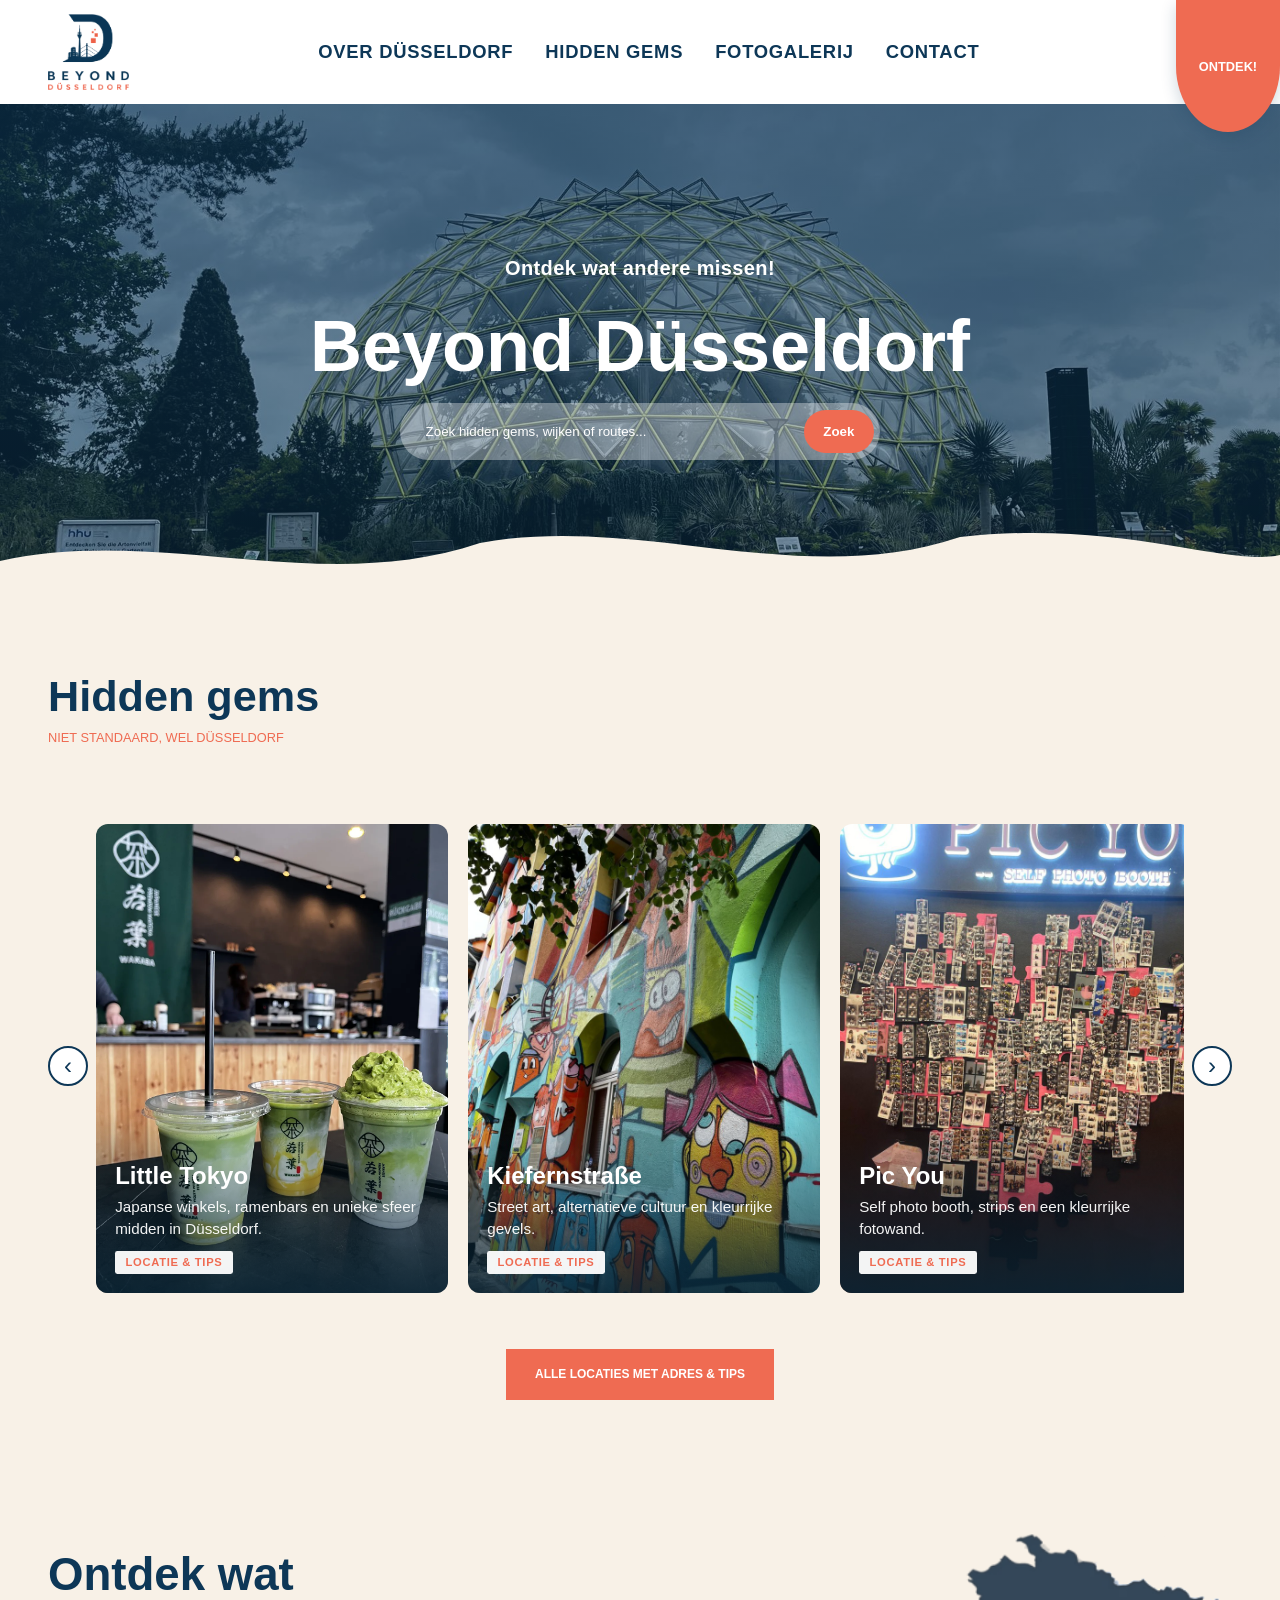
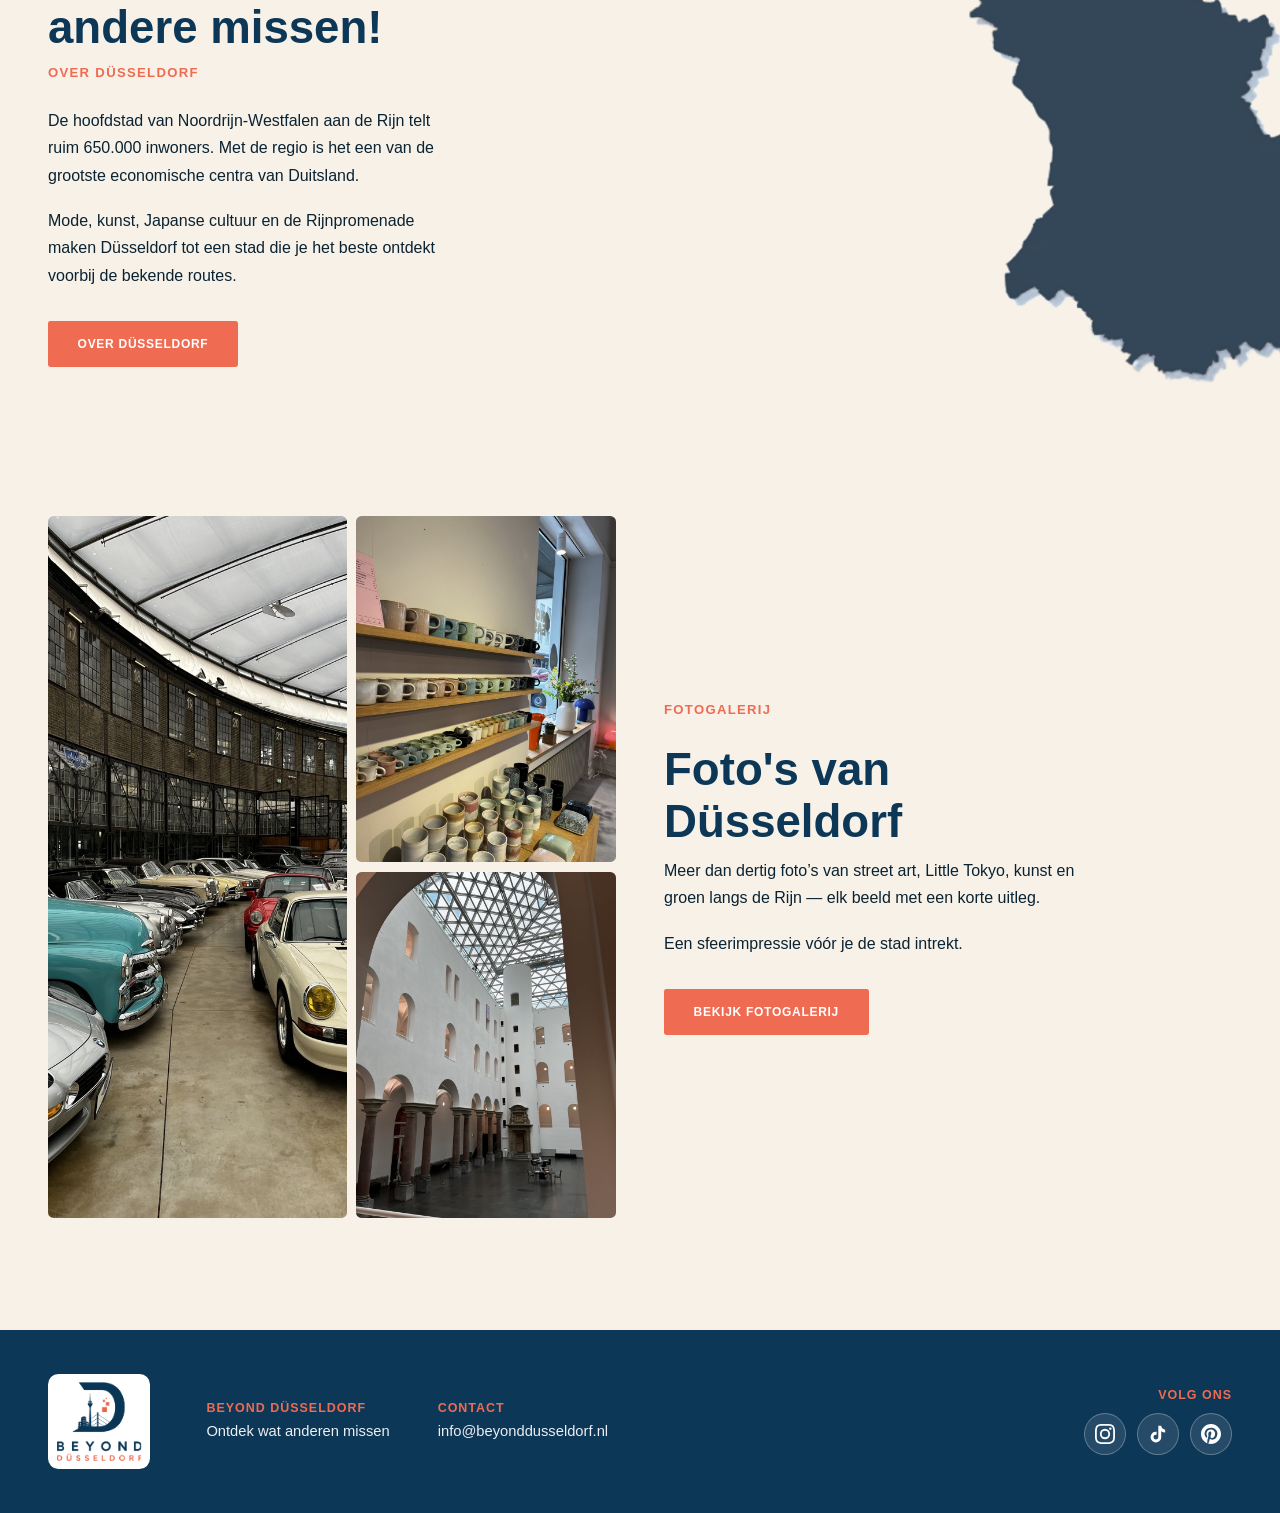
<file: index.html>
<!DOCTYPE html>
<html lang="nl">
<head>
  <meta charset="UTF-8">
  <meta name="viewport" content="width=device-width, initial-scale=1.0">
  <title>Beyond Düsseldorf — Ontdek hidden gems &amp; reistips</title>
  <meta name="description" content="Ontdek Düsseldorf voorbij de toeristische routes. Hidden gems, praktische tips, foto's en alles over de stad aan de Rijn.">
  <meta name="robots" content="index, follow">
  <link rel="canonical" href="https://beyonddusseldorf.nl/">
  <meta property="og:type" content="website">
  <meta property="og:locale" content="nl_NL">
  <meta property="og:site_name" content="Beyond Düsseldorf">
  <meta property="og:title" content="Beyond Düsseldorf — Ontdek hidden gems &amp; reistips">
  <meta property="og:description" content="Ontdek Düsseldorf voorbij de toeristische routes. Hidden gems, praktische tips, foto's en alles over de stad aan de Rijn.">
  <meta property="og:url" content="https://beyonddusseldorf.nl/">
  <meta property="og:image" content="https://beyonddusseldorf.nl/images/slideshow/slide-dragon-mural.jpg">
  <meta name="twitter:card" content="summary_large_image">
  <meta name="twitter:title" content="Beyond Düsseldorf — Ontdek hidden gems &amp; reistips">
  <meta name="twitter:description" content="Ontdek Düsseldorf voorbij de toeristische routes. Hidden gems, praktische tips, foto's en alles over de stad aan de Rijn.">
  <meta name="twitter:image" content="https://beyonddusseldorf.nl/images/slideshow/slide-dragon-mural.jpg">
  <script type="application/ld+json">
  {
    "@context": "https://schema.org",
    "@graph": [
      {
        "@type": "WebSite",
        "@id": "https://beyonddusseldorf.nl/#website",
        "url": "https://beyonddusseldorf.nl/",
        "name": "Beyond Düsseldorf",
        "description": "Ontdek Düsseldorf voorbij de toeristische routes met hidden gems, tips en foto's.",
        "inLanguage": "nl-NL"
      },
      {
        "@type": "Organization",
        "@id": "https://beyonddusseldorf.nl/#organization",
        "name": "Beyond Düsseldorf",
        "url": "https://beyonddusseldorf.nl/",
        "email": "info@beyonddusseldorf.nl",
        "logo": "https://beyonddusseldorf.nl/logo.png"
      }
    ]
  }
  </script>

  <link rel="icon" type="image/png" href="logo.png">
  <link rel="stylesheet" href="style.css">
</head>

<body>

<nav class="navbar">
  <a href="#home" class="logo-link">
    <img src="logo.png" alt="Beyond Düsseldorf logo" class="logo">
  </a>

  <button type="button" class="nav-toggle" aria-expanded="false" aria-controls="site-nav" aria-label="Menu openen">
    <span class="nav-toggle__bar" aria-hidden="true"></span>
    <span class="nav-toggle__bar" aria-hidden="true"></span>
    <span class="nav-toggle__bar" aria-hidden="true"></span>
  </button>
  <ul class="nav-links" id="site-nav">
    <li><a href="over-dusseldorf.html">Over Düsseldorf</a></li>
    <li><a href="hidden-gems.html">Hidden gems</a></li>
    <li><a href="fotogalerij.html">Fotogalerij</a></li>
    <li><a href="#contact">Contact</a></li>
  </ul>
</nav>

<a href="hidden-gems.html" class="info-btn">Ontdek!</a>

<header class="hero" id="home">
  <div class="hero-media">
    <div class="hero-slideshow" aria-hidden="true">
      <img src="images/slideshow/slide-botanical-garden.jpg" alt="Botanische tuin Düsseldorf" class="hero-slide is-active">
      <img src="images/slideshow/slide-kiefernstrasse.png" alt="Kleurrijke street art op gevels aan de Kiefernstraße, Düsseldorf" class="hero-slide">
      <img src="images/slideshow/slide-speescher-graben.jpg" alt="Spee'scher Graben met Rheinturm, Düsseldorf" class="hero-slide">
    </div>
    <div class="hero-overlay"></div>
    <div class="hero-content">
    <p>Ontdek wat andere missen!</p>
    <h1>Beyond Düsseldorf</h1>

    <form class="search" role="search" action="#" method="get">
      <input type="search" name="q" id="site-search" placeholder="Zoek hidden gems, wijken of routes..." aria-label="Zoek op de site" autocomplete="off">
      <button type="submit">Zoek</button>
    </form>
    </div>
    <div class="hero-wave" aria-hidden="true"></div>
  </div>
</header>

<main>

  <section class="gems" id="hidden-gems">
    <div class="section-title">
      <div>
        <h2>Hidden gems</h2>
        <p class="section-subtitle">Niet standaard, wel Düsseldorf</p>
      </div>
    </div>

    <div class="gem-carousel">
      <button type="button" class="gem-nav gem-nav-prev" aria-label="Vorige hidden gem">&lsaquo;</button>
      <div class="gem-track" tabindex="0">
        <article class="gem-card">
          <a href="hidden-gems.html#little-tokyo" class="gem-card-link">
            <img src="images/gem-little-tokyo.webp" alt="Matcha-drankjes bij Wakaba café" class="gem-image">
            <div class="gem-overlay">
              <h3>Little Tokyo</h3>
              <p>Japanse winkels, ramenbars en unieke sfeer midden in Düsseldorf.</p>
              <span class="gem-more">Locatie &amp; tips</span>
            </div>
          </a>
        </article>

        <article class="gem-card">
          <a href="hidden-gems.html#kiefernstrasse" class="gem-card-link">
            <img src="images/home-gallery/kiefernstrasse-facade.png" alt="Kleurrijke cartoon street art op gevels aan de Kiefernstraße" class="gem-image">
            <div class="gem-overlay">
              <h3>Kiefernstraße</h3>
              <p>Street art, alternatieve cultuur en kleurrijke gevels.</p>
              <span class="gem-more">Locatie &amp; tips</span>
            </div>
          </a>
        </article>

        <article class="gem-card">
          <a href="hidden-gems.html#pic-you" class="gem-card-link">
            <img src="images/home-gallery/pic-you-wall.jpg" alt="Fotowand bij Pic You self photo booth" class="gem-image">
            <div class="gem-overlay">
              <h3>Pic You</h3>
              <p>Self photo booth, strips en een kleurrijke fotowand.</p>
              <span class="gem-more">Locatie &amp; tips</span>
            </div>
          </a>
        </article>

        <article class="gem-card">
          <a href="hidden-gems.html#rheinpark-golzheim" class="gem-card-link">
            <img src="images/gem-rheinpark.webp" alt="K21 Ständehaus met water en reflectie" class="gem-image">
            <div class="gem-overlay">
              <h3>Rheinpark Golzheim</h3>
              <p>Rustige plek aan de Rijn met uitzicht en ruimte.</p>
              <span class="gem-more">Locatie &amp; tips</span>
            </div>
          </a>
        </article>

        <article class="gem-card">
          <a href="hidden-gems.html#immermannstrasse" class="gem-card-link">
            <img src="images/gem-immermannstrasse.webp" alt="Aziatische muurschildering met draak" class="gem-image">
            <div class="gem-overlay">
              <h3>Immermannstraße</h3>
              <p>De grootste Little Tokyo van Europa: Aziatische winkels en restaurants.</p>
              <span class="gem-more">Locatie &amp; tips</span>
            </div>
          </a>
        </article>

        <article class="gem-card">
          <a href="hidden-gems.html#hanaro-markt" class="gem-card-link">
            <img src="images/gem-hanaro.webp" alt="Hanaro Markt winkelgevel" class="gem-image">
            <div class="gem-overlay">
              <h3>Hanaro Markt</h3>
              <p>Koreaanse en Aziatische supermarkt met street food om de hoek.</p>
              <span class="gem-more">Locatie &amp; tips</span>
            </div>
          </a>
        </article>

        <article class="gem-card">
          <a href="hidden-gems.html#k20-k21" class="gem-card-link">
            <img src="images/gem-kunst.webp" alt="Entreekaartje K20 Kunstsammlung" class="gem-image">
            <div class="gem-overlay">
              <h3>K20 / K21</h3>
              <p>Wereldklasse moderne kunst in het historische Ständehaus.</p>
              <span class="gem-more">Locatie &amp; tips</span>
            </div>
          </a>
        </article>

        <article class="gem-card">
          <a href="hidden-gems.html#botanische-tuin" class="gem-card-link">
            <img src="images/gem-botanisch.webp" alt="Botanische tuin met glazen koepel" class="gem-image">
            <div class="gem-overlay">
              <h3>Botanische tuin</h3>
              <p>Tropische planten onder een iconische glazen koepel op de campus.</p>
              <span class="gem-more">Locatie &amp; tips</span>
            </div>
          </a>
        </article>

        <article class="gem-card">
          <a href="hidden-gems.html#rheinturm-park" class="gem-card-link">
            <img src="images/gem-rheinturm.webp" alt="Park met Rheinturm en reflectie" class="gem-image">
            <div class="gem-overlay">
              <h3>Rheinturm &amp; park</h3>
              <p>Iconisch uitzichtpunt en groene oevers langs het water.</p>
              <span class="gem-more">Locatie &amp; tips</span>
            </div>
          </a>
        </article>
      </div>
      <button type="button" class="gem-nav gem-nav-next" aria-label="Volgende hidden gem">&rsaquo;</button>
    </div>
    <p class="gems-cta">
      <a href="hidden-gems.html" class="primary">Alle locaties met adres &amp; tips</a>
    </p>
  </section>

  <section class="city-highlight" id="over-dusseldorf">
    <div class="city-highlight__inner">
      <div class="city-content">
        <h2 class="city-title">Ontdek wat andere missen!</h2>
        <p class="city-eyebrow">Over Düsseldorf</p>
        <p class="city-text">
          De hoofdstad van Noordrijn-Westfalen aan de Rijn telt ruim 650.000 inwoners.
          Met de regio is het een van de grootste economische centra van Duitsland.
        </p>
        <p class="city-text">
          Mode, kunst, Japanse cultuur en de Rijnpromenade maken Düsseldorf tot een
          stad die je het beste ontdekt voorbij de bekende routes.
        </p>
        <a href="over-dusseldorf.html" class="btn-over">Over Düsseldorf</a>
      </div>
      <div class="city-visual">
        <div class="city-visual__blobs" aria-hidden="true"></div>
        <img src="images/duesseldorf-map.png?v=3" alt="Kaart van Düsseldorf">
      </div>
    </div>
  </section>

  <section class="gallery-highlight" id="fotogalerij">
    <div class="gallery-highlight__inner">
      <div class="gallery-highlight__mosaic">
        <a href="fotogalerij.html" class="gallery-highlight__photo gallery-highlight__photo--main">
          <img src="images/gallery/gallery-15.jpg" alt="Oldtimercollectie in Classic Remise, Düsseldorf" loading="lazy">
        </a>
        <a href="fotogalerij.html" class="gallery-highlight__photo">
          <img src="images/gallery/gallery-31.jpg" alt="Keramiekwinkel met handgemaakt aardewerk, Düsseldorf" loading="lazy">
        </a>
        <a href="fotogalerij.html" class="gallery-highlight__photo">
          <img src="images/gallery/gallery-27.jpg" alt="Atrium K21 Ständehaus, Düsseldorf" loading="lazy">
        </a>
      </div>
      <div class="gallery-highlight__content">
        <p class="city-eyebrow">Fotogalerij</p>
        <h2 class="city-title">Foto's van Düsseldorf</h2>
        <p class="city-text">
          Meer dan dertig foto’s van street art, Little Tokyo, kunst en groen langs de Rijn —
          elk beeld met een korte uitleg.
        </p>
        <p class="city-text">
          Een sfeerimpressie vóór je de stad intrekt.
        </p>
        <a href="fotogalerij.html" class="btn-over">Bekijk fotogalerij</a>
      </div>
    </div>
  </section>

</main>

<footer id="contact">
  <div class="footer-logo-col">
    <img src="logo.png" alt="Beyond Düsseldorf logo" class="footer-logo">
  </div>

  <div class="footer-info">
    <div class="footer-block">
      <h4>Beyond Düsseldorf</h4>
      <p>Ontdek wat anderen missen</p>
    </div>
    <div class="footer-block">
      <h4>Contact</h4>
      <p><a href="mailto:info@beyonddusseldorf.nl">info@beyonddusseldorf.nl</a></p>
    </div>
  </div>

  <div class="footer-block footer-social">
    <h4>Volg ons</h4>
    <ul class="social-links">
      <li>
        <a href="#" aria-label="Instagram" title="Instagram">
          <svg viewBox="0 0 24 24" aria-hidden="true"><path d="M12 2.163c3.204 0 3.584.012 4.85.07 3.252.148 4.771 1.691 4.919 4.919.058 1.265.069 1.645.069 4.849 0 3.205-.012 3.584-.069 4.849-.149 3.225-1.664 4.771-4.919 4.919-1.266.058-1.644.07-4.85.07-3.204 0-3.584-.012-4.849-.07-3.26-.149-4.771-1.699-4.919-4.92-.058-1.265-.07-1.644-.07-4.849 0-3.204.013-3.583.07-4.849.149-3.227 1.664-4.771 4.919-4.919 1.266-.057 1.645-.069 4.849-.069zM12 0C8.741 0 8.333.014 7.053.072 2.695.272.273 2.69.073 7.052.014 8.333 0 8.741 0 12c0 3.259.014 3.668.072 4.948.2 4.358 2.618 6.78 6.98 6.98C8.333 23.986 8.741 24 12 24c3.259 0 3.668-.014 4.948-.072 4.354-.2 6.782-2.618 6.979-6.98.059-1.28.073-1.689.073-4.948 0-3.259-.014-3.667-.072-4.947-.196-4.354-2.617-6.78-6.979-6.98C15.668.014 15.259 0 12 0zm0 5.838a6.162 6.162 0 1 0 0 12.324 6.162 6.162 0 0 0 0-12.324zM12 16a4 4 0 1 1 0-8 4 4 0 0 1 0 8zm6.406-11.845a1.44 1.44 0 1 0 0 2.881 1.44 1.44 0 0 0 0-2.881z"/></svg>
        </a>
      </li>
      <li>
        <a href="#" aria-label="TikTok" title="TikTok">
          <svg viewBox="0 0 24 24" aria-hidden="true"><path d="M19.59 6.69a4.83 4.83 0 0 1-3.77-4.25V2h-3.45v13.67a2.89 2.89 0 0 1-5.2 1.74 2.89 2.89 0 0 1 2.31-4.64 2.93 2.93 0 0 1 .88.13V9.4a6.84 6.84 0 0 0-1-.05A6.33 6.33 0 0 0 5 20.1a6.34 6.34 0 0 0 10.86-4.43v-7a8.16 8.16 0 0 0 4.77 1.52v-3.4a4.85 4.85 0 0 1-1-.1z"/></svg>
        </a>
      </li>
      <li>
        <a href="#" aria-label="Pinterest" title="Pinterest">
          <svg viewBox="0 0 24 24" aria-hidden="true"><path d="M12 0C5.373 0 0 5.372 0 12c0 5.084 3.163 9.426 7.627 11.174-.105-.949-.2-2.403.042-3.441.218-.937 1.407-5.965 1.407-5.965s-.359-.719-.359-1.782c0-1.668.967-2.914 2.171-2.914 1.023 0 1.518.769 1.518 1.69 0 1.029-.655 2.568-.994 3.995-.283 1.194.599 2.169 1.777 2.169 2.133 0 3.772-2.249 3.772-5.495 0-2.873-2.064-4.882-5.012-4.882-3.414 0-5.418 2.561-5.418 5.207 0 1.031.397 2.138.893 2.738a.36.36 0 0 1 .083.345l-.333 1.36c-.053.22-.174.267-.402.161-1.499-.698-2.436-2.889-2.436-4.649 0-3.785 2.75-7.262 7.929-7.262 4.163 0 7.398 2.967 7.398 6.931 0 4.136-2.607 7.464-6.227 7.464-1.216 0-2.359-.631-2.75-1.378l-.748 2.853c-.271 1.043-1.002 2.35-1.492 3.146 1.124.347 2.317.535 3.554.535 6.627 0 12-5.373 12-12S18.627 0 12 0z"/></svg>
        </a>
      </li>
    </ul>
  </div>
</footer>

<script src="hidden-gems-data.js" defer></script>
<script src="gallery-data.js" defer></script>
<script src="script.js" defer></script>
</body>
</html>
</file>
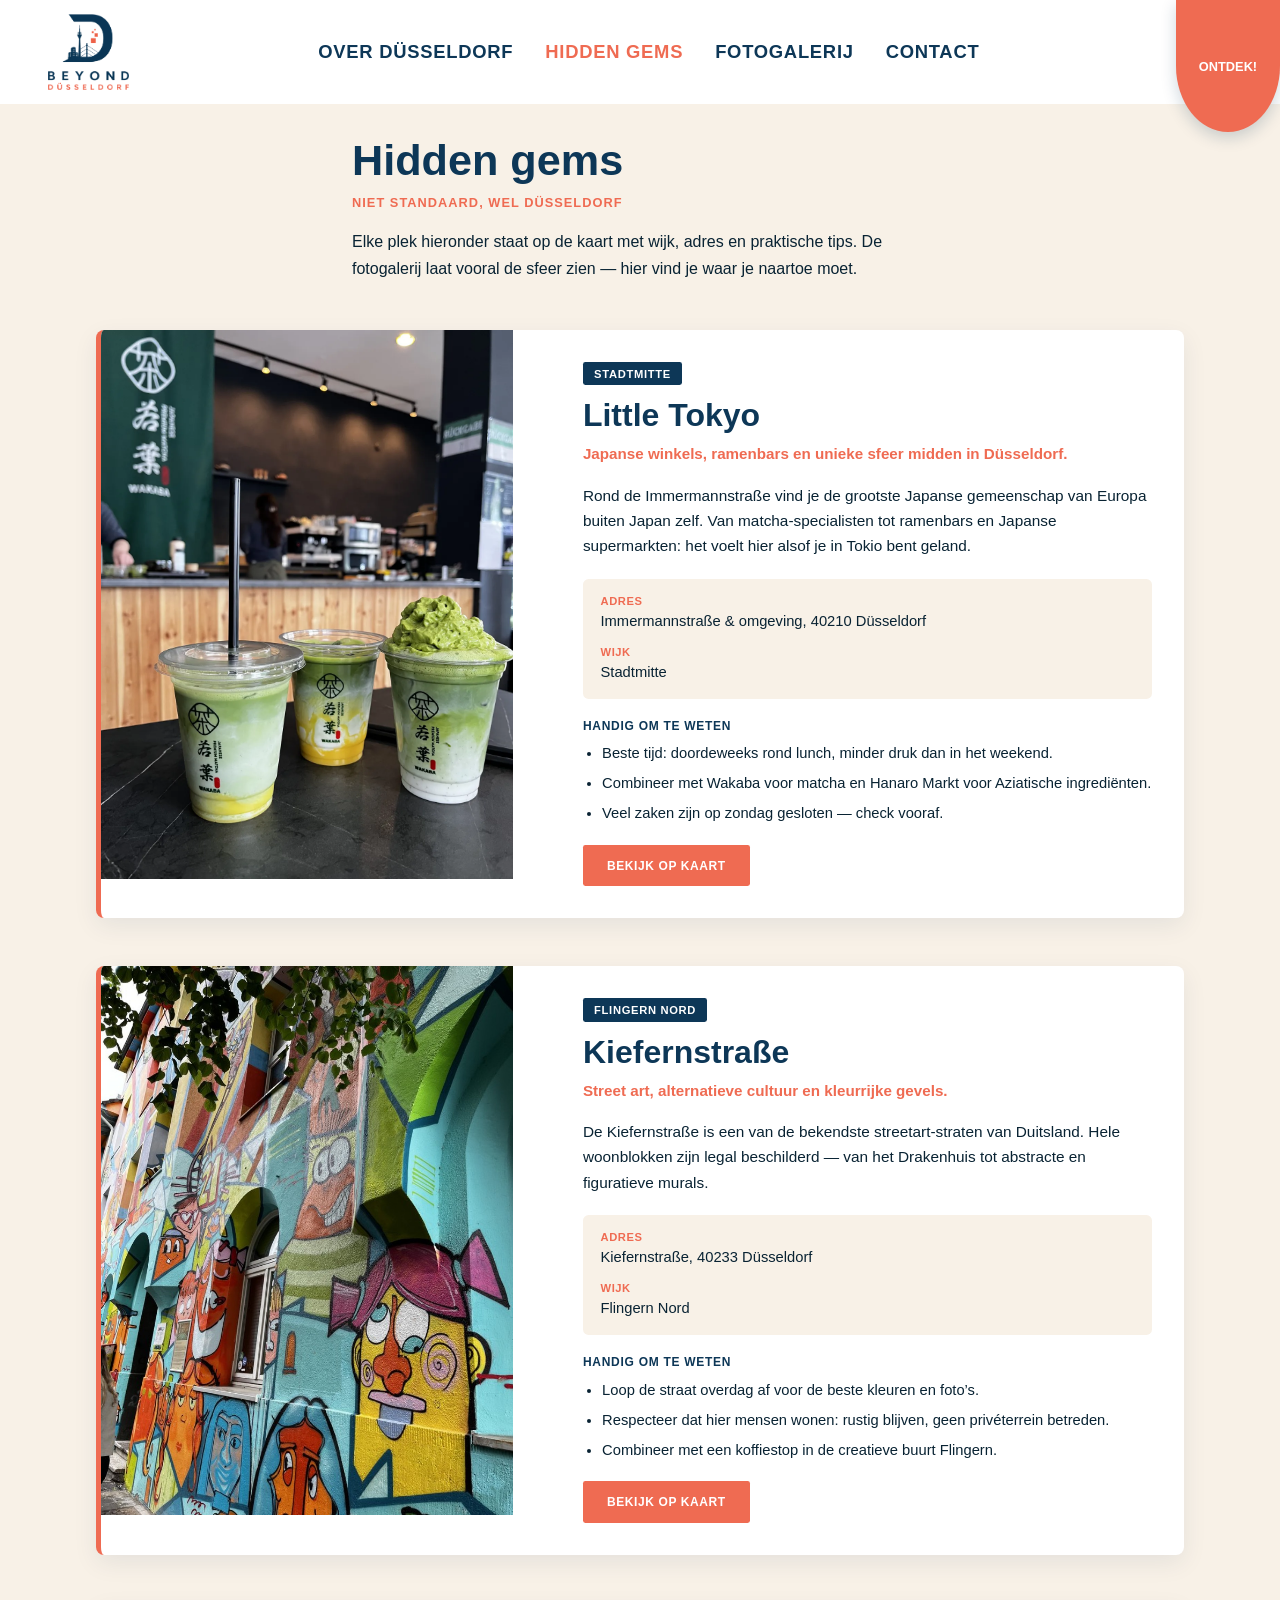
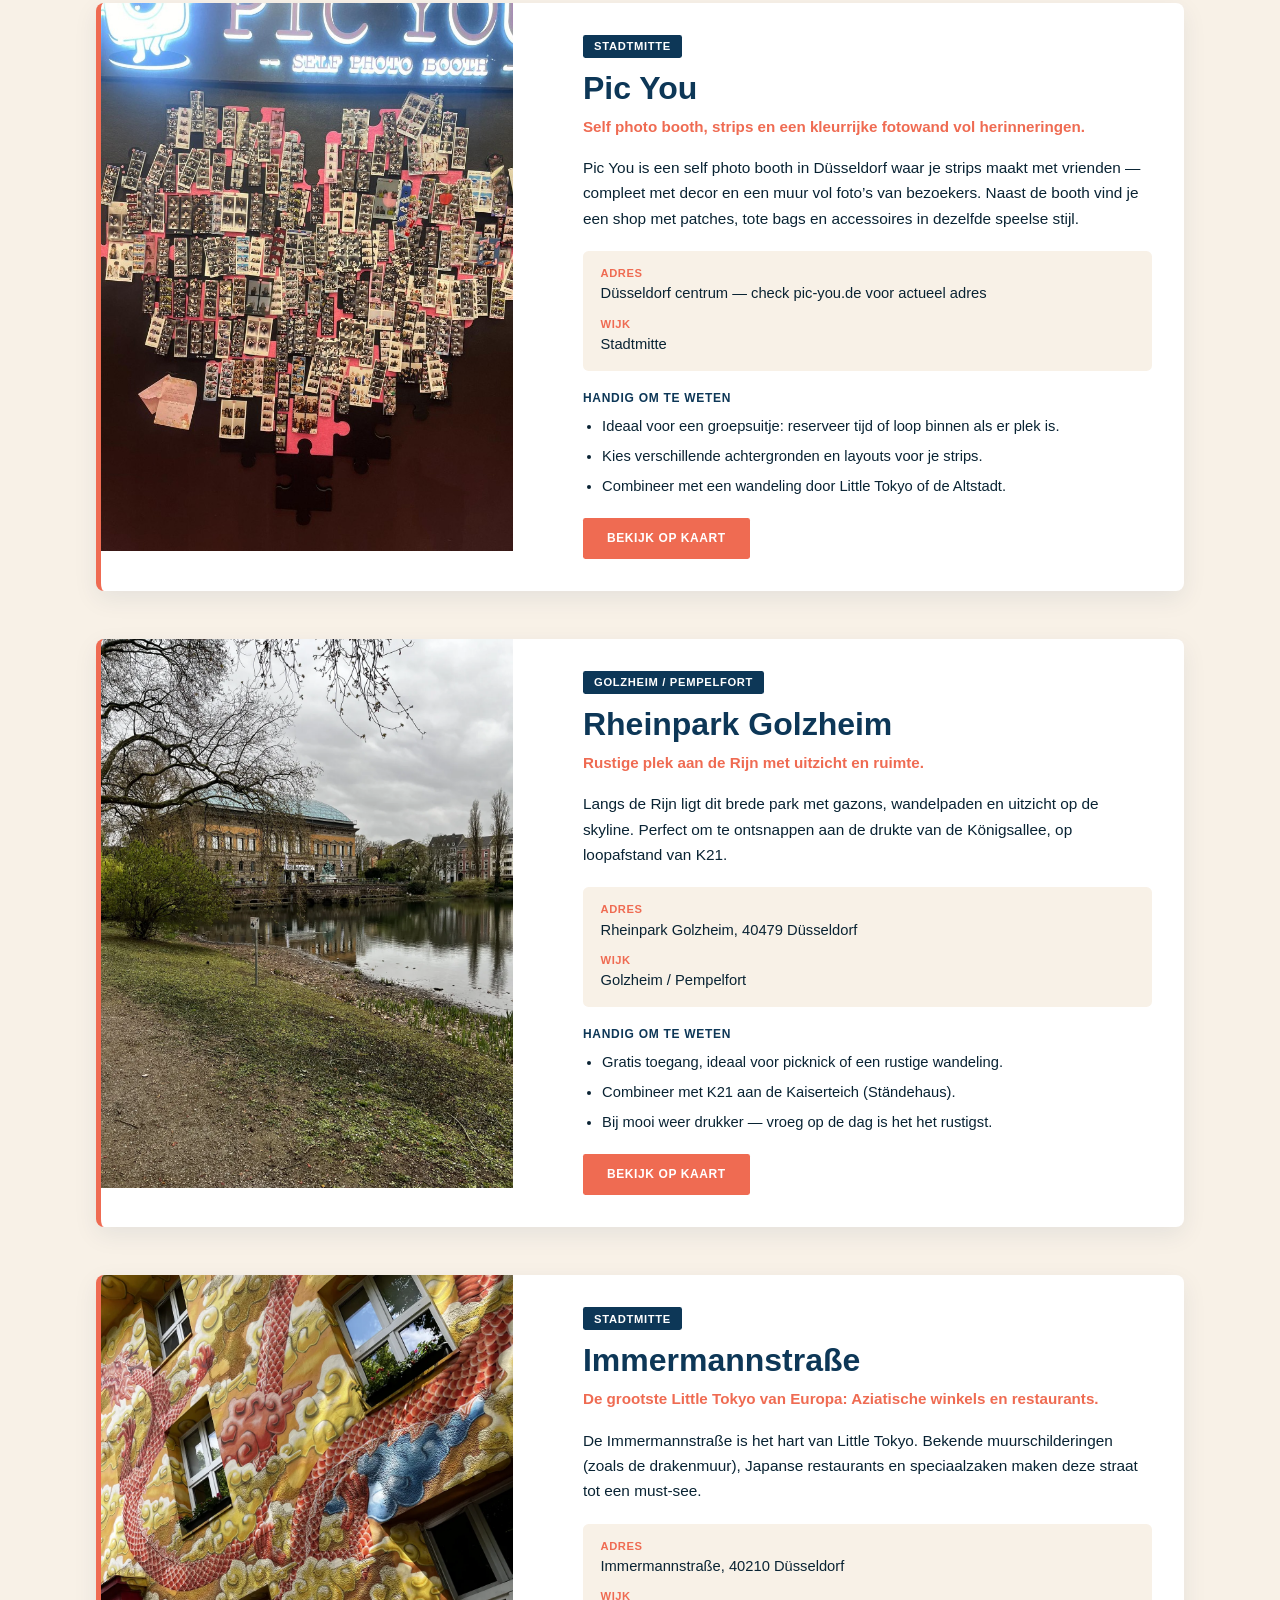
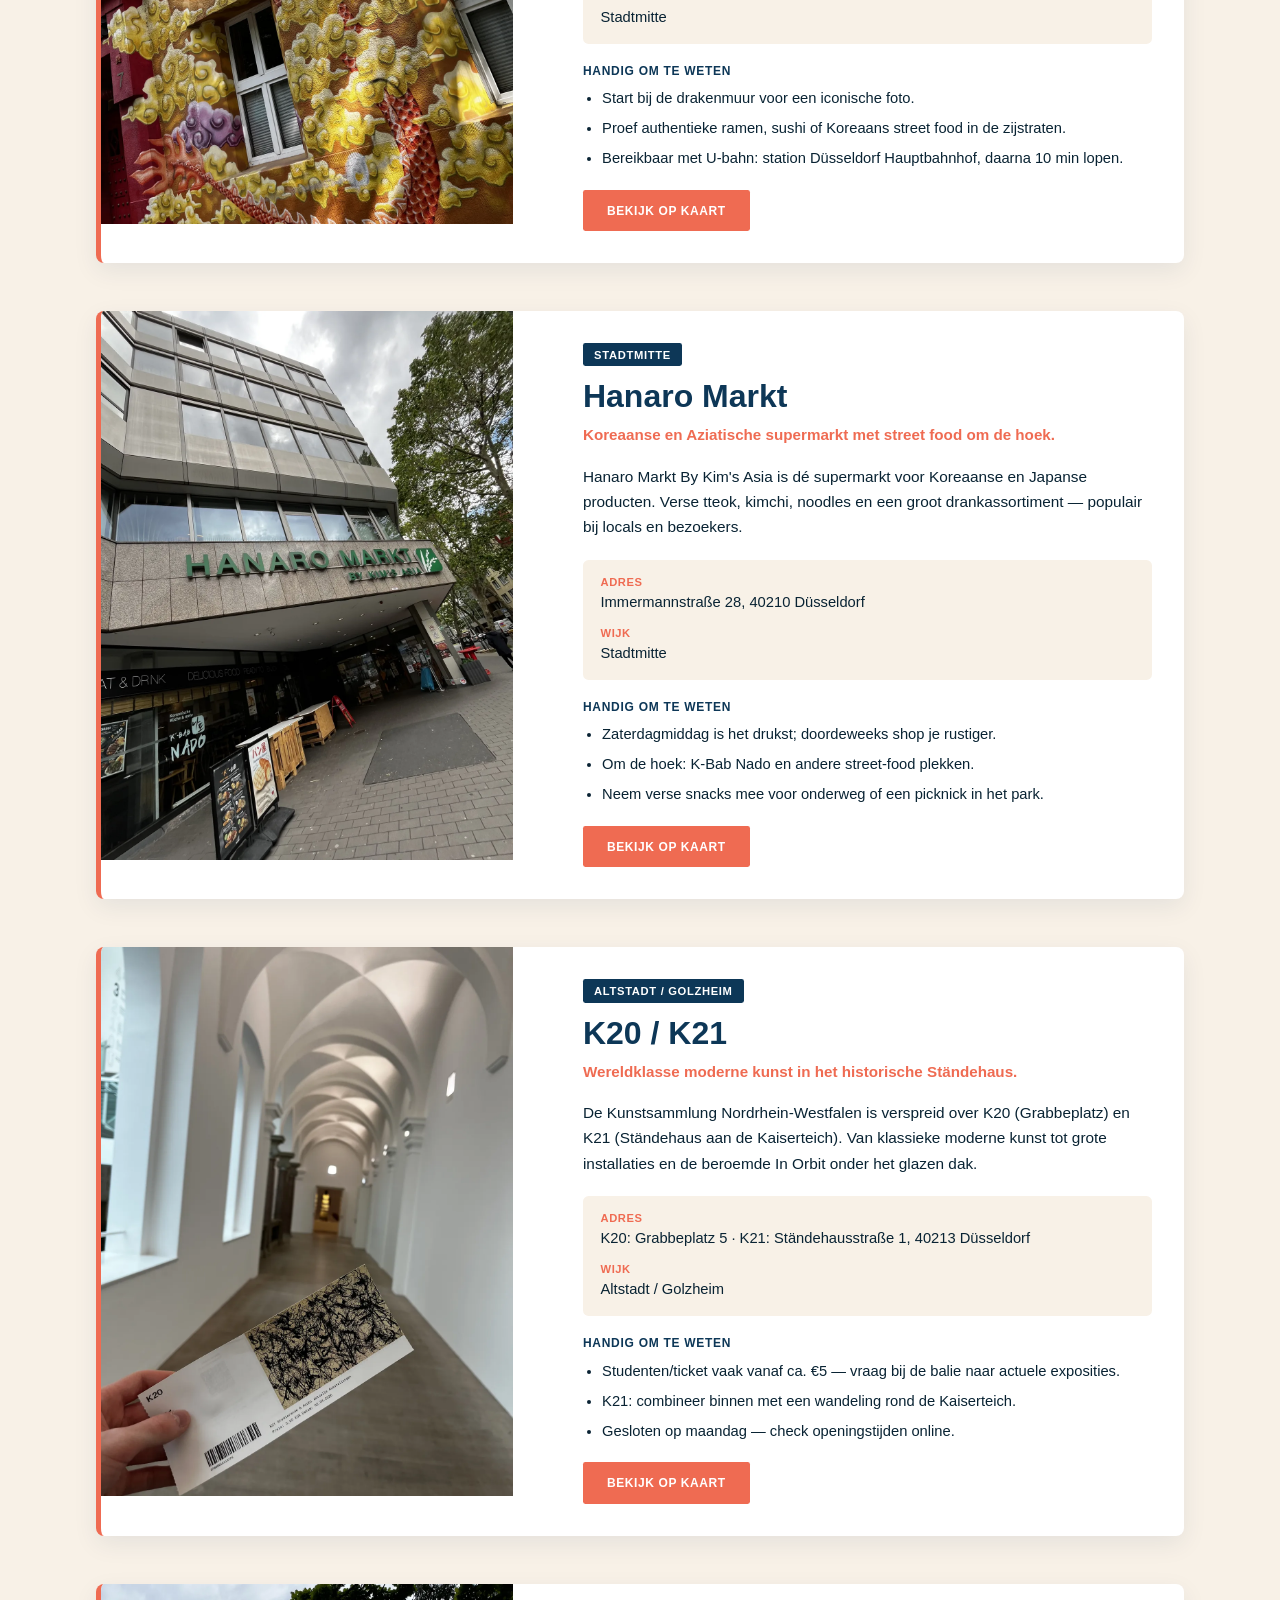
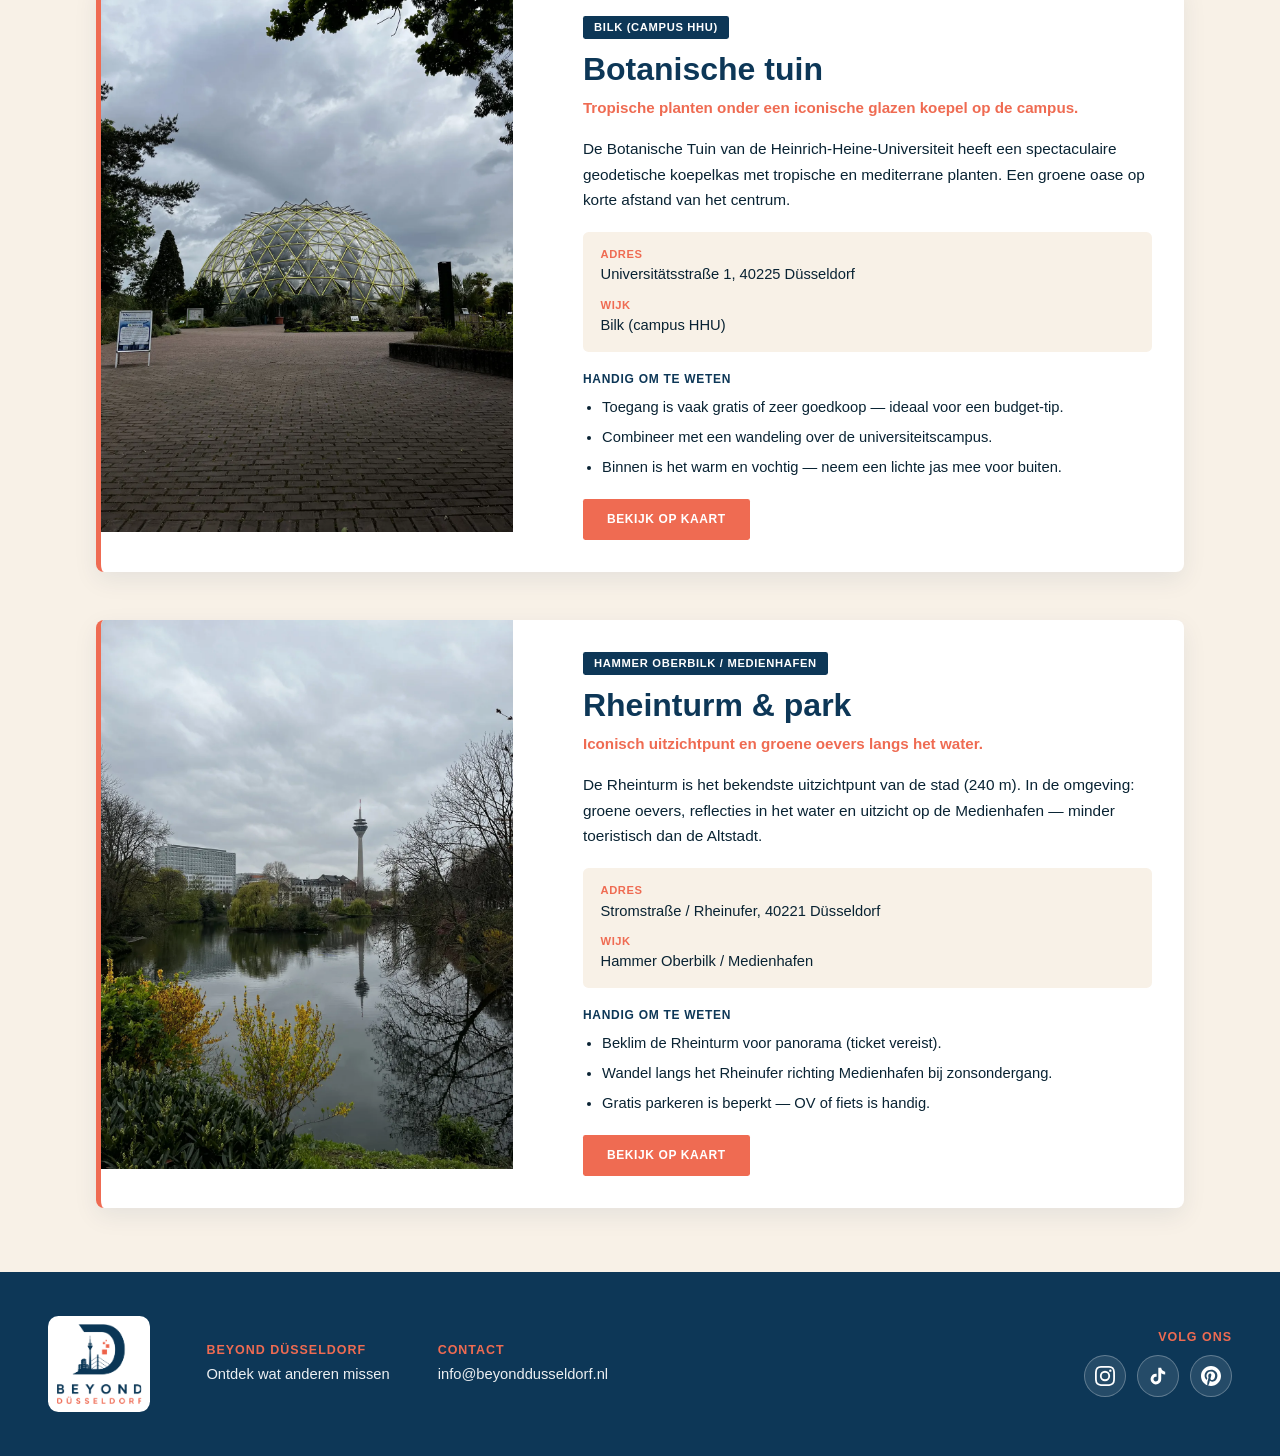
<file: hidden-gems.html>
<!DOCTYPE html>
<html lang="nl">
<head>
  <meta charset="UTF-8">
  <meta name="viewport" content="width=device-width, initial-scale=1.0">
  <title>Hidden gems in Düsseldorf — Locaties &amp; tips | Beyond Düsseldorf</title>
  <meta name="description" content="9 hidden gems in Düsseldorf met adres, wijk en praktische tips. Van Little Tokyo tot street art, kunst en groen langs de Rijn.">
  <meta name="robots" content="index, follow">
  <link rel="canonical" href="https://beyonddusseldorf.nl/hidden-gems.html">
  <meta property="og:type" content="website">
  <meta property="og:locale" content="nl_NL">
  <meta property="og:site_name" content="Beyond Düsseldorf">
  <meta property="og:title" content="Hidden gems in Düsseldorf — Locaties &amp; tips">
  <meta property="og:description" content="9 hidden gems in Düsseldorf met adres, wijk en praktische tips. Van Little Tokyo tot street art, kunst en groen langs de Rijn.">
  <meta property="og:url" content="https://beyonddusseldorf.nl/hidden-gems.html">
  <meta property="og:image" content="https://beyonddusseldorf.nl/images/gem-little-tokyo.webp">
  <meta name="twitter:card" content="summary_large_image">
  <meta name="twitter:title" content="Hidden gems in Düsseldorf — Locaties &amp; tips">
  <meta name="twitter:description" content="9 hidden gems in Düsseldorf met adres, wijk en praktische tips.">
  <meta name="twitter:image" content="https://beyonddusseldorf.nl/images/gem-little-tokyo.webp">
  <script type="application/ld+json">
  {
    "@context": "https://schema.org",
    "@graph": [
      {
        "@type": "BreadcrumbList",
        "itemListElement": [
          {
            "@type": "ListItem",
            "position": 1,
            "name": "Home",
            "item": "https://beyonddusseldorf.nl/"
          },
          {
            "@type": "ListItem",
            "position": 2,
            "name": "Hidden gems",
            "item": "https://beyonddusseldorf.nl/hidden-gems.html"
          }
        ]
      },
      {
        "@type": "ItemList",
        "name": "Hidden gems in Düsseldorf",
        "itemListElement": [
          { "@type": "ListItem", "position": 1, "name": "Little Tokyo", "url": "https://beyonddusseldorf.nl/hidden-gems.html#little-tokyo" },
          { "@type": "ListItem", "position": 2, "name": "Kiefernstraße", "url": "https://beyonddusseldorf.nl/hidden-gems.html#kiefernstrasse" },
          { "@type": "ListItem", "position": 3, "name": "Pic You", "url": "https://beyonddusseldorf.nl/hidden-gems.html#pic-you" },
          { "@type": "ListItem", "position": 4, "name": "Rheinpark Golzheim", "url": "https://beyonddusseldorf.nl/hidden-gems.html#rheinpark-golzheim" },
          { "@type": "ListItem", "position": 5, "name": "Immermannstraße", "url": "https://beyonddusseldorf.nl/hidden-gems.html#immermannstrasse" },
          { "@type": "ListItem", "position": 6, "name": "Hanaro Markt", "url": "https://beyonddusseldorf.nl/hidden-gems.html#hanaro-markt" },
          { "@type": "ListItem", "position": 7, "name": "K20 / K21", "url": "https://beyonddusseldorf.nl/hidden-gems.html#k20-k21" },
          { "@type": "ListItem", "position": 8, "name": "Botanische tuin", "url": "https://beyonddusseldorf.nl/hidden-gems.html#botanische-tuin" },
          { "@type": "ListItem", "position": 9, "name": "Rheinturm & park", "url": "https://beyonddusseldorf.nl/hidden-gems.html#rheinturm-park" }
        ]
      }
    ]
  }
  </script>
  <link rel="icon" type="image/png" href="logo.png">
  <link rel="stylesheet" href="style.css">
</head>
<body>

<nav class="navbar">
  <a href="index.html#home" class="logo-link">
    <img src="logo.png" alt="Beyond Düsseldorf logo" class="logo">
  </a>
  <button type="button" class="nav-toggle" aria-expanded="false" aria-controls="site-nav" aria-label="Menu openen">
    <span class="nav-toggle__bar" aria-hidden="true"></span>
    <span class="nav-toggle__bar" aria-hidden="true"></span>
    <span class="nav-toggle__bar" aria-hidden="true"></span>
  </button>
  <ul class="nav-links" id="site-nav">
    <li><a href="over-dusseldorf.html">Over Düsseldorf</a></li>
    <li><a href="hidden-gems.html" class="nav-active">Hidden gems</a></li>
    <li><a href="fotogalerij.html">Fotogalerij</a></li>
    <li><a href="#contact">Contact</a></li>
  </ul>
</nav>

<a href="hidden-gems.html" class="info-btn">Ontdek!</a>

<main class="gems-page">
  <header class="gems-page-header">
    <h1>Hidden gems</h1>
    <p class="gems-page-subtitle">Niet standaard, wel Düsseldorf</p>
    <p class="gems-page-intro">
      Elke plek hieronder staat op de kaart met wijk, adres en praktische tips.
      De fotogalerij laat vooral de sfeer zien — hier vind je waar je naartoe moet.
    </p>
  </header>

  <div class="gems-detail-list" id="gems-detail-list"></div>
</main>

<footer id="contact">
  <div class="footer-logo-col">
    <img src="logo.png" alt="Beyond Düsseldorf logo" class="footer-logo">
  </div>
  <div class="footer-info">
    <div class="footer-block">
      <h4>Beyond Düsseldorf</h4>
      <p>Ontdek wat anderen missen</p>
    </div>
    <div class="footer-block">
      <h4>Contact</h4>
      <p><a href="mailto:info@beyonddusseldorf.nl">info@beyonddusseldorf.nl</a></p>
    </div>
  </div>
  <div class="footer-block footer-social">
    <h4>Volg ons</h4>
    <ul class="social-links">
      <li>
        <a href="#" aria-label="Instagram" title="Instagram">
          <svg viewBox="0 0 24 24" aria-hidden="true"><path d="M12 2.163c3.204 0 3.584.012 4.85.07 3.252.148 4.771 1.691 4.919 4.919.058 1.265.069 1.645.069 4.849 0 3.205-.012 3.584-.069 4.849-.149 3.225-1.664 4.771-4.919 4.919-1.266.058-1.644.07-4.85.07-3.204 0-3.584-.012-4.849-.07-3.26-.149-4.771-1.699-4.919-4.92-.058-1.265-.07-1.644-.07-4.849 0-3.204.013-3.583.07-4.849.149-3.227 1.664-4.771 4.919-4.919 1.266-.057 1.645-.069 4.849-.069zM12 0C8.741 0 8.333.014 7.053.072 2.695.272.273 2.69.073 7.052.014 8.333 0 8.741 0 12c0 3.259.014 3.668.072 4.948.2 4.358 2.618 6.78 6.98 6.98C8.333 23.986 8.741 24 12 24c3.259 0 3.668-.014 4.948-.072 4.354-.2 6.782-2.618 6.979-6.98.059-1.28.073-1.689.073-4.948 0-3.259-.014-3.667-.072-4.947-.196-4.354-2.617-6.78-6.979-6.98C15.668.014 15.259 0 12 0zm0 5.838a6.162 6.162 0 1 0 0 12.324 6.162 6.162 0 0 0 0-12.324zM12 16a4 4 0 1 1 0-8 4 4 0 0 1 0 8zm6.406-11.845a1.44 1.44 0 1 0 0 2.881 1.44 1.44 0 0 0 0-2.881z"/></svg>
        </a>
      </li>
      <li>
        <a href="#" aria-label="TikTok" title="TikTok">
          <svg viewBox="0 0 24 24" aria-hidden="true"><path d="M19.59 6.69a4.83 4.83 0 0 1-3.77-4.25V2h-3.45v13.67a2.89 2.89 0 0 1-5.2 1.74 2.89 2.89 0 0 1 2.31-4.64 2.93 2.93 0 0 1 .88.13V9.4a6.84 6.84 0 0 0-1-.05A6.33 6.33 0 0 0 5 20.1a6.34 6.34 0 0 0 10.86-4.43v-7a8.16 8.16 0 0 0 4.77 1.52v-3.4a4.85 4.85 0 0 1-1-.1z"/></svg>
        </a>
      </li>
      <li>
        <a href="#" aria-label="Pinterest" title="Pinterest">
          <svg viewBox="0 0 24 24" aria-hidden="true"><path d="M12 0C5.373 0 0 5.372 0 12c0 5.084 3.163 9.426 7.627 11.174-.105-.949-.2-2.403.042-3.441.218-.937 1.407-5.965 1.407-5.965s-.359-.719-.359-1.782c0-1.668.967-2.914 2.171-2.914 1.023 0 1.518.769 1.518 1.69 0 1.029-.655 2.568-.994 3.995-.283 1.194.599 2.169 1.777 2.169 2.133 0 3.772-2.249 3.772-5.495 0-2.873-2.064-4.882-5.012-4.882-3.414 0-5.418 2.561-5.418 5.207 0 1.031.397 2.138.893 2.738a.36.36 0 0 1 .083.345l-.333 1.36c-.053.22-.174.267-.402.161-1.499-.698-2.436-2.889-2.436-4.649 0-3.785 2.75-7.262 7.929-7.262 4.163 0 7.398 2.967 7.398 6.931 0 4.136-2.607 7.464-6.227 7.464-1.216 0-2.359-.631-2.75-1.378l-.748 2.853c-.271 1.043-1.002 2.35-1.492 3.146 1.124.347 2.317.535 3.554.535 6.627 0 12-5.373 12-12S18.627 0 12 0z"/></svg>
        </a>
      </li>
    </ul>
  </div>
</footer>

<script src="script.js" defer></script>
<script src="hidden-gems-data.js" defer></script>
<script src="hidden-gems.js" defer></script>
</body>
</html>
</file>
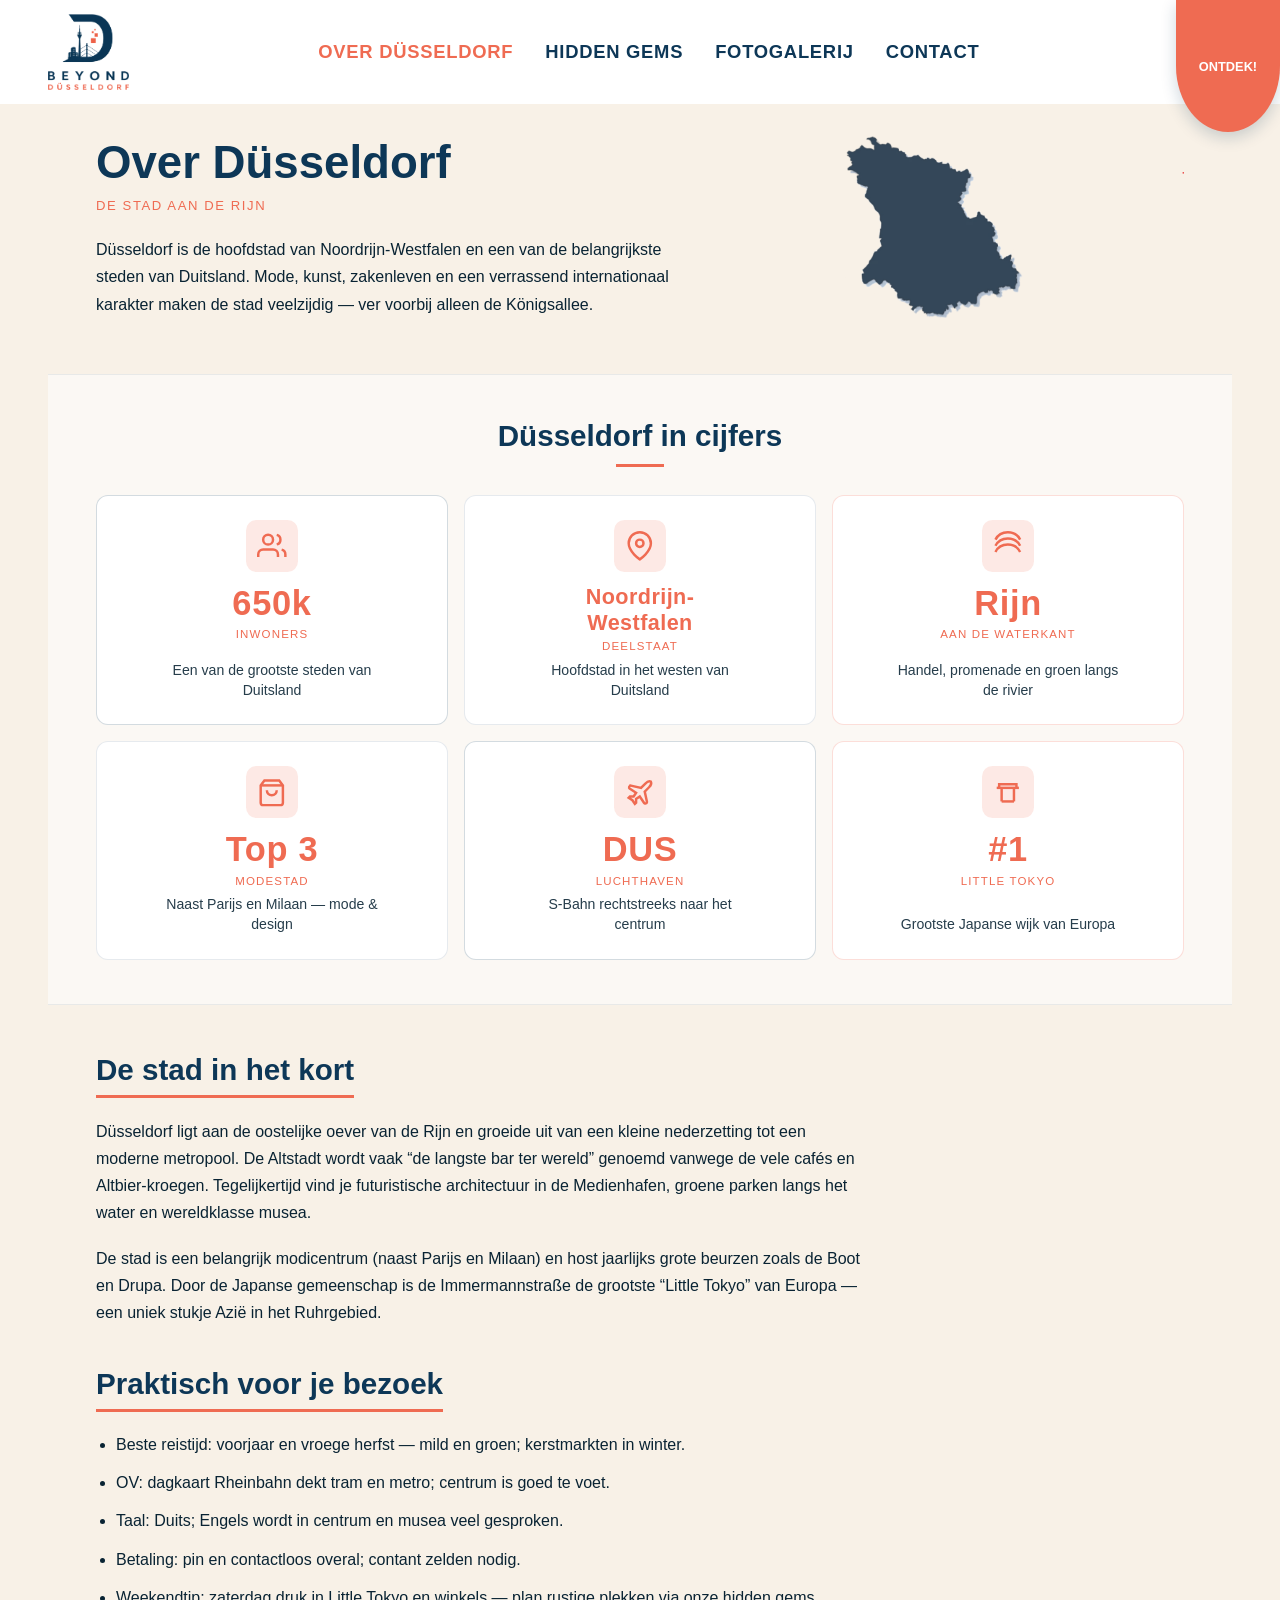
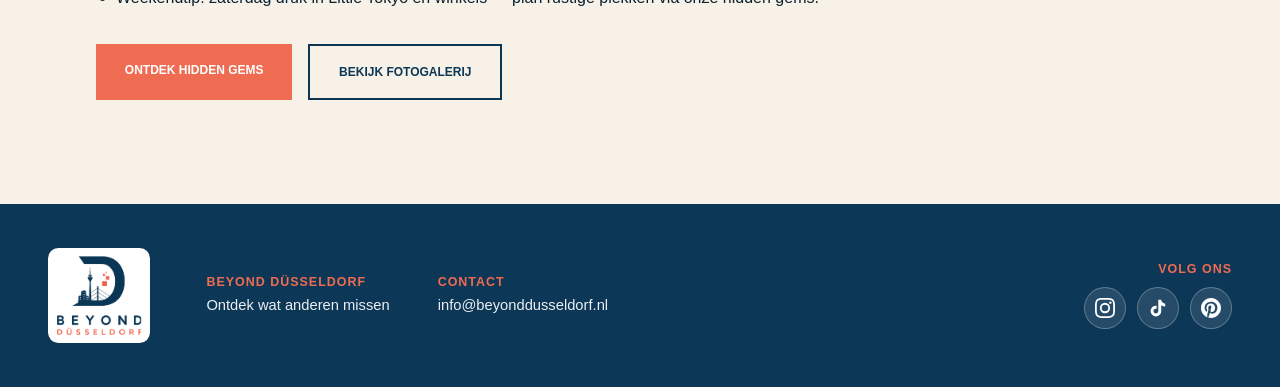
<file: over-dusseldorf.html>
<!DOCTYPE html>
<html lang="nl">
<head>
  <meta charset="UTF-8">
  <meta name="viewport" content="width=device-width, initial-scale=1.0">
  <title>Over Düsseldorf — Stadsgids &amp; feiten | Beyond Düsseldorf</title>
  <meta name="description" content="Alles over Düsseldorf: de Rijn, Little Tokyo, mode, cultuur en praktische tips voor je bezoek aan de hoofdstad van Noordrijn-Westfalen.">
  <meta name="robots" content="index, follow">
  <link rel="canonical" href="https://beyonddusseldorf.nl/over-dusseldorf.html">
  <meta property="og:type" content="article">
  <meta property="og:locale" content="nl_NL">
  <meta property="og:site_name" content="Beyond Düsseldorf">
  <meta property="og:title" content="Over Düsseldorf — Stadsgids &amp; feiten">
  <meta property="og:description" content="Alles over Düsseldorf: de Rijn, Little Tokyo, mode, cultuur en praktische tips voor je bezoek aan de hoofdstad van Noordrijn-Westfalen.">
  <meta property="og:url" content="https://beyonddusseldorf.nl/over-dusseldorf.html">
  <meta property="og:image" content="https://beyonddusseldorf.nl/images/duesseldorf-map.png">
  <meta name="twitter:card" content="summary_large_image">
  <meta name="twitter:title" content="Over Düsseldorf — Stadsgids &amp; feiten">
  <meta name="twitter:description" content="Alles over Düsseldorf: de Rijn, Little Tokyo, mode, cultuur en praktische tips voor je bezoek.">
  <meta name="twitter:image" content="https://beyonddusseldorf.nl/images/duesseldorf-map.png">
  <script type="application/ld+json">
  {
    "@context": "https://schema.org",
    "@type": "BreadcrumbList",
    "itemListElement": [
      {
        "@type": "ListItem",
        "position": 1,
        "name": "Home",
        "item": "https://beyonddusseldorf.nl/"
      },
      {
        "@type": "ListItem",
        "position": 2,
        "name": "Over Düsseldorf",
        "item": "https://beyonddusseldorf.nl/over-dusseldorf.html"
      }
    ]
  }
  </script>
  <link rel="icon" type="image/png" href="logo.png">
  <link rel="stylesheet" href="style.css">
</head>
<body>

<nav class="navbar">
  <a href="index.html#home" class="logo-link">
    <img src="logo.png" alt="Beyond Düsseldorf logo" class="logo">
  </a>
  <button type="button" class="nav-toggle" aria-expanded="false" aria-controls="site-nav" aria-label="Menu openen">
    <span class="nav-toggle__bar" aria-hidden="true"></span>
    <span class="nav-toggle__bar" aria-hidden="true"></span>
    <span class="nav-toggle__bar" aria-hidden="true"></span>
  </button>
  <ul class="nav-links" id="site-nav">
    <li><a href="over-dusseldorf.html" class="nav-active">Over Düsseldorf</a></li>
    <li><a href="hidden-gems.html">Hidden gems</a></li>
    <li><a href="fotogalerij.html">Fotogalerij</a></li>
    <li><a href="#contact">Contact</a></li>
  </ul>
</nav>

<a href="hidden-gems.html" class="info-btn">Ontdek!</a>

<main class="over-page">
  <header class="over-page-hero">
    <div class="over-page-hero__text">
      <h1>Over Düsseldorf</h1>
      <p class="over-page-subtitle">De stad aan de Rijn</p>
      <p class="over-page-lead">
        Düsseldorf is de hoofdstad van Noordrijn-Westfalen en een van de belangrijkste
        steden van Duitsland. Mode, kunst, zakenleven en een verrassend internationaal
        karakter maken de stad veelzijdig — ver voorbij alleen de Königsallee.
      </p>
    </div>
    <div class="over-page-hero__map">
      <img src="images/duesseldorf-map.png?v=3" alt="Kaart van Düsseldorf">
    </div>
  </header>

  <section class="over-facts" aria-labelledby="over-facts-title">
    <h2 id="over-facts-title" class="over-section-title">Düsseldorf in cijfers</h2>
    <div class="over-stats-grid">
      <article class="over-stat-card over-stat-card--primary">
        <span class="over-stat-icon" aria-hidden="true">
          <svg viewBox="0 0 24 24" fill="none" stroke="currentColor" stroke-width="2"><path d="M17 21v-2a4 4 0 0 0-4-4H5a4 4 0 0 0-4 4v2"/><circle cx="9" cy="7" r="4"/><path d="M23 21v-2a4 4 0 0 0-3-3.87"/><path d="M16 3.13a4 4 0 0 1 0 7.75"/></svg>
        </span>
        <span class="over-stat-value">650k</span>
        <span class="over-stat-label">Inwoners</span>
        <p class="over-stat-note">Een van de grootste steden van Duitsland</p>
      </article>
      <article class="over-stat-card">
        <span class="over-stat-icon" aria-hidden="true">
          <svg viewBox="0 0 24 24" fill="none" stroke="currentColor" stroke-width="2"><path d="M21 10c0 7-9 13-9 13s-9-6-9-13a9 9 0 0 1 18 0z"/><circle cx="12" cy="10" r="3"/></svg>
        </span>
        <span class="over-stat-value over-stat-value--long">Noordrijn-Westfalen</span>
        <span class="over-stat-label">Deelstaat</span>
        <p class="over-stat-note">Hoofdstad in het westen van Duitsland</p>
      </article>
      <article class="over-stat-card over-stat-card--coral">
        <span class="over-stat-icon" aria-hidden="true">
          <svg viewBox="0 0 24 24" fill="none" stroke="currentColor" stroke-width="2"><path d="M2 12c2-4 6-6 10-6s8 2 10 6"/><path d="M2 17c2-4 6-6 10-6s8 2 10 6"/><path d="M2 7c2-4 6-6 10-6s8 2 10 6"/></svg>
        </span>
        <span class="over-stat-value">Rijn</span>
        <span class="over-stat-label">Aan de waterkant</span>
        <p class="over-stat-note">Handel, promenade en groen langs de rivier</p>
      </article>
      <article class="over-stat-card">
        <span class="over-stat-icon" aria-hidden="true">
          <svg viewBox="0 0 24 24" fill="none" stroke="currentColor" stroke-width="2"><path d="M6 2 3 6v14a2 2 0 0 0 2 2h14a2 2 0 0 0 2-2V6l-3-4z"/><line x1="3" y1="6" x2="21" y2="6"/><path d="M16 10a4 4 0 0 1-8 0"/></svg>
        </span>
        <span class="over-stat-value">Top 3</span>
        <span class="over-stat-label">Modestad</span>
        <p class="over-stat-note">Naast Parijs en Milaan — mode &amp; design</p>
      </article>
      <article class="over-stat-card over-stat-card--primary">
        <span class="over-stat-icon" aria-hidden="true">
          <svg viewBox="0 0 24 24" fill="none" stroke="currentColor" stroke-width="2"><path d="M17.8 19.2 16 11l3.5-3.5C21 6 21.5 4 21 3c-1-.5-3 0-4.5 1.5L13 8 4.8 6.2c-.5-.1-.9.1-1.1.5l-.3.5c-.2.5-.1 1 .3 1.3L9 12l-2 3H4l-1 1 3 2 2 3 1-1v-3l3-2 3.5 5.3c.3.4.8.5 1.3.3l.5-.2c.4-.3.6-.7.5-1.2z"/></svg>
        </span>
        <span class="over-stat-value">DUS</span>
        <span class="over-stat-label">Luchthaven</span>
        <p class="over-stat-note">S-Bahn rechtstreeks naar het centrum</p>
      </article>
      <article class="over-stat-card over-stat-card--coral">
        <span class="over-stat-icon" aria-hidden="true">
          <svg viewBox="0 0 24 24" fill="none" stroke="currentColor" stroke-width="2"><path d="M3 8h18"/><path d="M5 8V5h14v3"/><path d="M7 8v11"/><path d="M17 8v11"/><path d="M7 19h10"/></svg>
        </span>
        <span class="over-stat-value">#1</span>
        <span class="over-stat-label">Little Tokyo</span>
        <p class="over-stat-note">Grootste Japanse wijk van Europa</p>
      </article>
    </div>
  </section>

  <section class="over-block">
    <h2 class="over-section-title">De stad in het kort</h2>
    <p>
      Düsseldorf ligt aan de oostelijke oever van de Rijn en groeide uit van een kleine
      nederzetting tot een moderne metropool. De Altstadt wordt vaak “de langste bar ter
      wereld” genoemd vanwege de vele cafés en Altbier-kroegen. Tegelijkertijd vind je
      futuristische architectuur in de Medienhafen, groene parken langs het water en
      wereldklasse musea.
    </p>
    <p>
      De stad is een belangrijk modicentrum (naast Parijs en Milaan) en host jaarlijks
      grote beurzen zoals de Boot en Drupa. Door de Japanse gemeenschap is de
      Immermannstraße de grootste “Little Tokyo” van Europa — een uniek stukje Azië in
      het Ruhrgebied.
    </p>
  </section>

  <section class="over-block">
    <h2 class="over-section-title">Praktisch voor je bezoek</h2>
    <ul class="over-tips">
      <li>Beste reistijd: voorjaar en vroege herfst — mild en groen; kerstmarkten in winter.</li>
      <li>OV: dagkaart Rheinbahn dekt tram en metro; centrum is goed te voet.</li>
      <li>Taal: Duits; Engels wordt in centrum en musea veel gesproken.</li>
      <li>Betaling: pin en contactloos overal; contant zelden nodig.</li>
      <li>Weekendtip: zaterdag druk in Little Tokyo en winkels — plan rustige plekken via onze hidden gems.</li>
    </ul>
    <p class="over-cta-row">
      <a href="hidden-gems.html" class="primary">Ontdek hidden gems</a>
      <a href="fotogalerij.html" class="btn-secondary">Bekijk fotogalerij</a>
    </p>
  </section>
</main>

<footer id="contact">
  <div class="footer-logo-col">
    <img src="logo.png" alt="Beyond Düsseldorf logo" class="footer-logo">
  </div>
  <div class="footer-info">
    <div class="footer-block">
      <h4>Beyond Düsseldorf</h4>
      <p>Ontdek wat anderen missen</p>
    </div>
    <div class="footer-block">
      <h4>Contact</h4>
      <p><a href="mailto:info@beyonddusseldorf.nl">info@beyonddusseldorf.nl</a></p>
    </div>
  </div>
  <div class="footer-block footer-social">
    <h4>Volg ons</h4>
    <ul class="social-links">
      <li>
        <a href="#" aria-label="Instagram" title="Instagram">
          <svg viewBox="0 0 24 24" aria-hidden="true"><path d="M12 2.163c3.204 0 3.584.012 4.85.07 3.252.148 4.771 1.691 4.919 4.919.058 1.265.069 1.645.069 4.849 0 3.205-.012 3.584-.069 4.849-.149 3.225-1.664 4.771-4.919 4.919-1.266.058-1.644.07-4.85.07-3.204 0-3.584-.012-4.849-.07-3.26-.149-4.771-1.699-4.919-4.92-.058-1.265-.07-1.644-.07-4.849 0-3.204.013-3.583.07-4.849.149-3.227 1.664-4.771 4.919-4.919 1.266-.057 1.645-.069 4.849-.069zM12 0C8.741 0 8.333.014 7.053.072 2.695.272.273 2.69.073 7.052.014 8.333 0 8.741 0 12c0 3.259.014 3.668.072 4.948.2 4.358 2.618 6.78 6.98 6.98C8.333 23.986 8.741 24 12 24c3.259 0 3.668-.014 4.948-.072 4.354-.2 6.782-2.618 6.979-6.98.059-1.28.073-1.689.073-4.948 0-3.259-.014-3.667-.072-4.947-.196-4.354-2.617-6.78-6.979-6.98C15.668.014 15.259 0 12 0zm0 5.838a6.162 6.162 0 1 0 0 12.324 6.162 6.162 0 0 0 0-12.324zM12 16a4 4 0 1 1 0-8 4 4 0 0 1 0 8zm6.406-11.845a1.44 1.44 0 1 0 0 2.881 1.44 1.44 0 0 0 0-2.881z"/></svg>
        </a>
      </li>
      <li>
        <a href="#" aria-label="TikTok" title="TikTok">
          <svg viewBox="0 0 24 24" aria-hidden="true"><path d="M19.59 6.69a4.83 4.83 0 0 1-3.77-4.25V2h-3.45v13.67a2.89 2.89 0 0 1-5.2 1.74 2.89 2.89 0 0 1 2.31-4.64 2.93 2.93 0 0 1 .88.13V9.4a6.84 6.84 0 0 0-1-.05A6.33 6.33 0 0 0 5 20.1a6.34 6.34 0 0 0 10.86-4.43v-7a8.16 8.16 0 0 0 4.77 1.52v-3.4a4.85 4.85 0 0 1-1-.1z"/></svg>
        </a>
      </li>
      <li>
        <a href="#" aria-label="Pinterest" title="Pinterest">
          <svg viewBox="0 0 24 24" aria-hidden="true"><path d="M12 0C5.373 0 0 5.372 0 12c0 5.084 3.163 9.426 7.627 11.174-.105-.949-.2-2.403.042-3.441.218-.937 1.407-5.965 1.407-5.965s-.359-.719-.359-1.782c0-1.668.967-2.914 2.171-2.914 1.023 0 1.518.769 1.518 1.69 0 1.029-.655 2.568-.994 3.995-.283 1.194.599 2.169 1.777 2.169 2.133 0 3.772-2.249 3.772-5.495 0-2.873-2.064-4.882-5.012-4.882-3.414 0-5.418 2.561-5.418 5.207 0 1.031.397 2.138.893 2.738a.36.36 0 0 1 .083.345l-.333 1.36c-.053.22-.174.267-.402.161-1.499-.698-2.436-2.889-2.436-4.649 0-3.785 2.75-7.262 7.929-7.262 4.163 0 7.398 2.967 7.398 6.931 0 4.136-2.607 7.464-6.227 7.464-1.216 0-2.359-.631-2.75-1.378l-.748 2.853c-.271 1.043-1.002 2.35-1.492 3.146 1.124.347 2.317.535 3.554.535 6.627 0 12-5.373 12-12S18.627 0 12 0z"/></svg>
        </a>
      </li>
    </ul>
  </div>
</footer>

<script src="script.js" defer></script>
</body>
</html>
</file>
<file: style.css>
:root {
  --blue: #0d3757;
  --coral: #ef6b52;
  --light: #eef5f7;
  --white: #ffffff;
  --beige: #f8f1e7;
  --dark: #092333;
  --nav-height: 6.5rem;
}

* {
  margin: 0;
  padding: 0;
  box-sizing: border-box;
}

html {
  scroll-behavior: smooth;
  scroll-padding-top: calc(var(--nav-height) + 1rem);
  font-size: 100%;
  overflow-x: clip;
  background-color: #f8f1e7;
}

body {
  font-family: Arial, sans-serif;
  background-color: #f8f1e7;
  color: var(--dark);
  overflow-x: clip;
  overflow-wrap: break-word;
  word-wrap: break-word;
}

a {
  text-decoration: none;
  color: inherit;
  -webkit-tap-highlight-color: rgba(239, 107, 82, 0.2);
}

button {
  -webkit-tap-highlight-color: transparent;
}

.hero {
  width: 100%;
  max-width: 100%;
  position: relative;
}

.hero-media {
  width: 100%;
  min-height: 31.5rem;
  margin-top: var(--nav-height);
  color: white;
  position: relative;
  overflow: hidden;
  display: flex;
  align-items: center;
}

.hero-slideshow {
  position: absolute;
  inset: 0;
  z-index: 0;
}

.hero-slide {
  position: absolute;
  inset: 0;
  width: 100%;
  height: 100%;
  object-fit: cover;
  object-position: center center;
  opacity: 0;
  transition: opacity 1.2s ease-in-out;
  z-index: 0;
}

.hero-slide.is-active {
  opacity: 1;
  z-index: 1;
}

.hero-overlay {
  position: absolute;
  inset: 0;
  z-index: 1;
  background: linear-gradient(rgba(13, 55, 87, 0.65), rgba(13, 55, 87, 0.45));
  pointer-events: none;
}

.hero-wave {
  position: absolute;
  left: 0;
  right: 0;
  bottom: -1px;
  height: clamp(3.5rem, 10vw, 6rem);
  pointer-events: none;
  z-index: 3;
  background-image: url("data:image/svg+xml,%3Csvg xmlns='http://www.w3.org/2000/svg' viewBox='0 0 1440 160' preserveAspectRatio='none'%3E%3Cpath fill='%23f8f1e7' d='M0,80 C180,20 360,140 540,50 C720,0 900,130 1080,40 C1260,10 1380,90 1440,70 L1440,160 L0,160 Z'/%3E%3C/svg%3E");
  background-size: 100% 100%;
  background-repeat: no-repeat;
}

.navbar {
  position: fixed;
  top: 0;
  left: 0;
  width: 100%;
  height: var(--nav-height);
  min-height: var(--nav-height);
  padding: 0 clamp(1.5rem, 5%, 3rem);
  padding-right: clamp(7rem, 12vw, 9rem);
  display: flex;
  align-items: center;
  gap: 3%;
  z-index: 9998;
  background: var(--white);
  border-radius: 0;
  transition: 0.3s ease;
  overflow: hidden;
}

.logo-link {
  flex: 0 0 auto;
  align-self: center;
  display: flex;
  align-items: center;
  padding: 0.35rem 0;
}

.logo {
  width: auto;
  height: auto;
  max-height: 4.75rem;
  max-width: min(10rem, 30vw);
  padding: 0;
  border-radius: 0;
  object-fit: contain;
  object-position: left center;
  transition: 0.3s ease;
  display: block;
}

.nav-links {
  list-style: none;
  display: flex;
  justify-content: center;
  gap: clamp(1.2rem, 2.5vw, 2.5rem);
  flex: 1;
}

.nav-links a {
  color: var(--blue);
  font-size: clamp(0.95rem, 1.5vw, 1.15rem);
  text-transform: uppercase;
  font-weight: 800;
  letter-spacing: 0.04em;
  transition: color 0.2s ease;
}

.nav-links a:hover,
.nav-links a.nav-active {
  color: var(--coral);
}

.nav-toggle {
  display: none;
  flex-direction: column;
  justify-content: center;
  align-items: center;
  gap: 0.35rem;
  width: 2.75rem;
  height: 2.75rem;
  padding: 0;
  margin-left: auto;
  border: none;
  background: transparent;
  cursor: pointer;
  flex-shrink: 0;
  z-index: 10000;
  -webkit-tap-highlight-color: transparent;
}

.nav-toggle__bar {
  display: block;
  width: 1.5rem;
  height: 3px;
  background: var(--blue);
  border-radius: 2px;
  transition: transform 0.25s ease, opacity 0.25s ease;
}

.nav-toggle.is-open .nav-toggle__bar:nth-child(1) {
  transform: translateY(0.45rem) rotate(45deg);
}

.nav-toggle.is-open .nav-toggle__bar:nth-child(2) {
  opacity: 0;
}

.nav-toggle.is-open .nav-toggle__bar:nth-child(3) {
  transform: translateY(-0.45rem) rotate(-45deg);
}

body.nav-open {
  overflow: hidden;
}

.info-btn {
  position: fixed;
  top: 0;
  right: 0;
  z-index: 10001;
  width: clamp(5rem, 9vw, 6.5rem);
  height: calc(var(--nav-height) + clamp(1.25rem, 3vw, 1.75rem));
  padding-top: 0.15rem;
  border-radius: 0 0 55% 55%;
  background: var(--coral);
  color: white;
  font-weight: 800;
  text-transform: uppercase;
  display: flex;
  align-items: center;
  justify-content: center;
  text-align: center;
  font-size: clamp(0.7rem, 1vw, 0.85rem);
  line-height: 1.15;
  box-shadow: 0 0.35rem 1rem rgba(13, 55, 87, 0.2);
}

.navbar.scrolled {
  background: var(--white);
  box-shadow: 0 0.25rem 1rem rgba(13, 55, 87, 0.12);
}

.hero-content {
  width: min(100%, 75rem);
  max-width: 100%;
  margin: 0 auto;
  padding: 3rem clamp(1rem, 4vw, 2rem);
  text-align: center;
  position: relative;
  z-index: 2;
}

.hero-content p {
  text-transform: none;
  font-weight: 700;
  letter-spacing: 0.02em;
  font-size: clamp(1rem, 2vw, 1.25rem);
}

.hero-content h1 {
  font-size: clamp(2.5rem, 7vw, 4.5rem);
  margin: 1rem 0;
  overflow-wrap: break-word;
  hyphens: auto;
}

.search {
  width: min(90%, 30rem);
  margin: auto;
  background: rgba(255, 255, 255, 0.35);
  border-radius: 3rem;
  padding: 0.4rem;
  display: flex;
}

.search input {
  flex: 1;
  border: none;
  background: transparent;
  padding: 0.9rem 1.2rem;
  outline: none;
  color: white;
  min-width: 0;
  -webkit-appearance: none;
  appearance: none;
}

.search input::-webkit-search-cancel-button {
  filter: invert(1);
}

.search input::placeholder {
  color: white;
}

.search button {
  border: none;
  background: var(--coral);
  color: white;
  padding: 0 1.2rem;
  border-radius: 2rem;
  font-weight: 800;
  cursor: pointer;
}

main {
  width: 100%;
  max-width: 100%;
  min-width: 0;
  background-color: #f8f1e7;
  padding: 0 clamp(1rem, 5%, 3rem) 5rem;
}

.city-highlight {
  padding: clamp(4rem, 10vw, 7rem) 0 clamp(3rem, 6vw, 5rem);
  overflow: visible;
}

.city-highlight__inner {
  display: grid;
  grid-template-columns: minmax(0, 34%) minmax(0, 66%);
  gap: clamp(1rem, 2vw, 1.5rem);
  align-items: center;
  max-width: 75rem;
  margin: 0 auto;
  min-width: 0;
}

.city-content {
  position: relative;
  z-index: 2;
  display: flex;
  flex-direction: column;
  align-items: flex-start;
  text-align: left;
  max-width: 26rem;
  min-width: 0;
  padding: 0.5rem 0;
}

.city-title {
  color: var(--blue);
  font-size: clamp(2rem, 4.5vw, 2.85rem);
  font-weight: 800;
  line-height: 1.15;
  margin-bottom: 0.5rem;
  text-transform: none;
}

.city-eyebrow {
  color: var(--coral);
  text-transform: uppercase;
  font-size: clamp(0.72rem, 1.1vw, 0.82rem);
  font-weight: 800;
  letter-spacing: 0.1em;
  margin-bottom: 1.5rem;
}

.city-text {
  color: var(--dark);
  margin-bottom: 1.15rem;
  font-size: clamp(0.95rem, 1.25vw, 1.02rem);
  line-height: 1.7;
  max-width: 100%;
}

.city-text:last-of-type {
  margin-bottom: 2rem;
}

.btn-over {
  display: inline-block;
  background: var(--coral);
  color: white;
  padding: 1rem 1.85rem;
  text-transform: uppercase;
  font-size: 0.75rem;
  font-weight: 800;
  letter-spacing: 0.06em;
  border-radius: 0.15rem;
  transition: background 0.2s ease, transform 0.2s ease;
}

.btn-over:hover {
  background: #d85a44;
  transform: translateY(-2px);
}

.city-visual {
  display: flex;
  align-items: center;
  justify-content: flex-end;
  width: 100%;
  min-height: clamp(22rem, 45vh, 30rem);
  overflow: visible;
}

.city-visual img {
  height: clamp(24rem, 50vh, 32rem);
  width: auto;
  max-width: none;
  display: block;
  object-fit: contain;
  object-position: right center;
  margin-left: auto;
  transform: translateX(15cm);
}

.city-visual__blobs {
  display: none;
}

.intro {
  display: grid;
  grid-template-columns: 1fr 1.2fr;
  gap: 7%;
  align-items: center;
  padding: clamp(6rem, 12vw, 9rem) 0 clamp(4rem, 8vw, 6rem);
  max-width: 75rem;
  margin: 0 auto;
}

h2 {
  font-size: clamp(2rem, 4vw, 2.7rem);
  margin-bottom: 0.5rem;
  color: var(--blue);
}

h4 {
  color: var(--coral);
  text-transform: uppercase;
  font-size: clamp(0.7rem, 1.1vw, 0.8rem);
  margin-bottom: 1.8rem;
}

.section-subtitle {
  color: var(--coral);
  text-transform: uppercase;
  font-size: clamp(0.7rem, 1.1vw, 0.8rem);
  margin-bottom: 1.8rem;
  line-height: 1.4;
}

p {
  line-height: 1.6;
  margin-bottom: 1.3rem;
  font-size: clamp(0.95rem, 1.3vw, 1rem);
}

.primary {
  display: inline-block;
  background: var(--coral);
  color: white;
  padding: 1rem 1.8rem;
  text-transform: uppercase;
  font-size: 0.75rem;
  font-weight: 800;
  cursor: pointer;
}

.image-box {
  min-height: 25rem;
  background-color: #f8f1e7;
  border-radius: 0;
  overflow: hidden;
}

.image-box img {
  width: 100%;
  height: 100%;
  min-height: 25rem;
  object-fit: cover;
  display: block;
}

.gems,
.events {
  max-width: 75rem;
  margin-left: auto;
  margin-right: auto;
  min-width: 0;
  width: 100%;
}

.gems {
  padding-top: clamp(2.5rem, 6vw, 4rem);
}

.section-title {
  display: flex;
  justify-content: space-between;
  align-items: center;
  gap: 2rem;
  margin-bottom: 2.5rem;
}

.gem-carousel {
  position: relative;
  display: flex;
  align-items: center;
  gap: 0.5rem;
  min-width: 0;
  max-width: 100%;
  overflow: hidden;
}

.gem-track {
  display: flex;
  gap: 1.25rem;
  overflow-x: auto;
  scroll-snap-type: x mandatory;
  scroll-behavior: smooth;
  -webkit-overflow-scrolling: touch;
  padding: 0.5rem 0 1.5rem;
  flex: 1;
  min-width: 0;
  max-width: 100%;
  scrollbar-width: thin;
  scrollbar-color: var(--coral) var(--light);
}

.gem-track::-webkit-scrollbar {
  height: 6px;
}

.gem-track::-webkit-scrollbar-thumb {
  background: var(--coral);
  border-radius: 3px;
}

.gem-card {
  flex: 0 0 min(85vw, 22rem);
  scroll-snap-align: start;
  position: relative;
  aspect-ratio: 3 / 4;
  border-radius: 0.75rem;
  overflow: hidden;
}

.gem-image {
  width: 100%;
  height: 100%;
  object-fit: cover;
  display: block;
  transition: transform 0.3s ease;
}

.gem-overlay {
  position: absolute;
  left: 0;
  right: 0;
  bottom: 0;
  padding: 3rem 1.2rem 1.2rem;
  background: linear-gradient(transparent, rgba(9, 35, 51, 0.88));
  color: white;
}

.gem-overlay h3 {
  font-size: clamp(1.2rem, 2vw, 1.5rem);
  margin-bottom: 0.4rem;
  font-weight: 800;
}

.gem-overlay p {
  margin: 0;
  font-size: clamp(0.85rem, 1.2vw, 0.95rem);
  line-height: 1.45;
  color: rgba(255, 255, 255, 0.95);
}

.gem-card-link {
  display: block;
  width: 100%;
  height: 100%;
  color: inherit;
  position: relative;
}

.gem-more {
  display: inline-block;
  margin-top: 0.65rem;
  font-size: 0.7rem;
  font-weight: 800;
  text-transform: uppercase;
  letter-spacing: 0.06em;
  color: var(--coral);
  background: rgba(255, 255, 255, 0.95);
  padding: 0.35rem 0.65rem;
  border-radius: 0.15rem;
}

.gem-card-link:hover .gem-image {
  transform: scale(1.05);
}

.gem-nav {
  flex-shrink: 0;
  width: 2.5rem;
  height: 2.5rem;
  border: 2px solid var(--blue);
  background: var(--white);
  color: var(--blue);
  border-radius: 50%;
  font-size: 1.5rem;
  line-height: 1;
  cursor: pointer;
  display: flex;
  align-items: center;
  justify-content: center;
  transition: background 0.2s ease, color 0.2s ease;
}

.gem-nav:hover {
  background: var(--coral);
  border-color: var(--coral);
  color: white;
}

.gems-cta {
  text-align: center;
  margin-top: 2rem;
}

.gallery-highlight {
  max-width: 75rem;
  margin: 0 auto;
  padding: clamp(2.5rem, 5vw, 3.5rem) 0 clamp(1rem, 3vw, 2rem);
  min-width: 0;
  width: 100%;
}

.gallery-highlight__inner {
  display: grid;
  grid-template-columns: minmax(0, 52%) minmax(0, 48%);
  gap: clamp(2rem, 4vw, 3rem);
  align-items: center;
  min-width: 0;
}

.gallery-highlight__content {
  display: flex;
  flex-direction: column;
  align-items: flex-start;
  text-align: left;
  max-width: 26rem;
  min-width: 0;
}

.gallery-highlight__mosaic {
  display: grid;
  grid-template-columns: 1.15fr 1fr;
  grid-template-rows: 1fr 1fr;
  gap: 0.6rem;
}

.gallery-highlight__photo {
  display: block;
  overflow: hidden;
  border-radius: 0.35rem;
  background: rgba(13, 55, 87, 0.06);
}

.gallery-highlight__photo--main {
  grid-row: 1 / -1;
}

.gallery-highlight__photo img {
  width: 100%;
  height: 100%;
  min-height: 6.5rem;
  object-fit: cover;
  display: block;
  transition: transform 0.3s ease;
}

.gallery-highlight__photo--main img {
  min-height: 13.5rem;
}

.gallery-highlight__photo:hover img {
  transform: scale(1.03);
}

.section-divider {
  margin-top: clamp(5rem, 10vw, 7rem);
  background: var(--blue);
  height: clamp(2.5rem, 4vw, 3.5rem);
  width: 100%;
  max-width: 100%;
}

.events {
  margin-top: clamp(5rem, 10vw, 7rem);
}

.event-grid {
  display: grid;
  grid-template-columns: repeat(3, 1fr);
  gap: 3%;
}

.event-card {
  width: 100%;
  min-height: 14rem;
  object-fit: cover;
  display: block;
  background-color: #f8f1e7;
}

footer {
  width: 100%;
  max-width: 100%;
  min-width: 0;
  background: var(--blue);
  color: white;
  display: grid;
  grid-template-columns: auto 1fr auto;
  gap: clamp(2rem, 5%, 3.5rem);
  align-items: center;
  padding: clamp(2rem, 3.5vw, 2.75rem) clamp(1rem, 5%, 3rem);
  scroll-margin-top: calc(var(--nav-height) + 1rem);
  overflow-wrap: break-word;
}

.footer-logo-col {
  display: flex;
  align-items: center;
}

.footer-logo {
  width: clamp(5rem, 8vw, 6.5rem);
  height: auto;
  background: white;
  padding: 0.5rem 0.55rem;
  border-radius: 0.65rem;
  display: block;
  object-fit: contain;
}

.footer-info {
  display: flex;
  flex-wrap: wrap;
  gap: clamp(1.5rem, 4vw, 3rem);
  align-items: flex-start;
}

.footer-info .footer-block h4 {
  margin-bottom: 0.35rem;
}

.footer-info .footer-block p {
  margin-bottom: 0;
  font-size: 0.92rem;
  line-height: 1.5;
  opacity: 0.92;
}

.footer-block h4,
.footer-info h4 {
  color: var(--coral);
  margin-bottom: 0.65rem;
  font-size: 0.78rem;
  font-weight: 600;
  text-transform: uppercase;
  letter-spacing: 0.08em;
}

.footer-block p {
  margin-bottom: 0;
}

.footer-block a {
  color: white;
  text-decoration: none;
  transition: color 0.2s ease;
}

.footer-block a:hover {
  color: var(--coral);
}

.footer-social {
  text-align: right;
}

.social-links {
  list-style: none;
  margin: 0;
  padding: 0;
  display: flex;
  gap: 0.65rem;
  align-items: center;
  justify-content: flex-end;
}

.social-links a {
  display: inline-flex;
  align-items: center;
  justify-content: center;
  width: 2.65rem;
  height: 2.65rem;
  border-radius: 50%;
  background: rgba(255, 255, 255, 0.1);
  border: 1px solid rgba(255, 255, 255, 0.28);
  color: white;
  transition: background 0.2s ease, border-color 0.2s ease, color 0.2s ease;
}

.social-links svg {
  width: 1.25rem;
  height: 1.25rem;
  fill: currentColor;
}

.social-links a:hover {
  background: var(--coral);
  border-color: var(--coral);
  color: white;
}

@media (max-width: 900px) {
  .hero-media {
    min-height: 27rem;
  }

  .navbar {
    padding: 0 5%;
    padding-right: 6.5rem;
  }

  .logo {
    max-height: 4rem;
    max-width: min(9rem, 40vw);
  }

  .nav-toggle {
    display: flex;
  }

  .nav-links {
    position: fixed;
    top: var(--nav-height);
    left: 0;
    right: 0;
    bottom: 0;
    flex: none;
    flex-direction: column;
    align-items: stretch;
    justify-content: flex-start;
    gap: 0;
    padding: 1rem 5% 2rem;
    background: var(--white);
    box-shadow: 0 0.5rem 1.5rem rgba(13, 55, 87, 0.12);
    z-index: 9999;
    overflow-y: auto;
    -webkit-overflow-scrolling: touch;
    transform: translateY(-110%);
    opacity: 0;
    visibility: hidden;
    pointer-events: none;
    transition: transform 0.3s ease, opacity 0.3s ease, visibility 0.3s;
  }

  .nav-links.is-open {
    transform: translateY(0);
    opacity: 1;
    visibility: visible;
    pointer-events: auto;
  }

  .nav-links li {
    border-bottom: 1px solid rgba(13, 55, 87, 0.08);
  }

  .nav-links a {
    display: flex;
    align-items: center;
    min-height: 3rem;
    padding: 0.85rem 0;
    font-size: 1.05rem;
  }

  :root {
    --nav-height: 5.75rem;
  }

  main {
    padding: 0 max(1rem, 5%) 4rem;
    overflow-x: clip;
  }

  .gem-card {
    flex: 0 0 min(88%, 18rem);
  }

  .gems-cta {
    padding: 0 0.25rem;
  }

  .btn-over,
  .primary {
    max-width: 100%;
    box-sizing: border-box;
  }

  .city-title,
  .city-text,
  .section-subtitle,
  h2,
  p {
    max-width: 100%;
  }

  .city-highlight {
    overflow: hidden;
  }

  .city-highlight__inner {
    grid-template-columns: 1fr;
    gap: 2rem;
  }

  .city-content {
    max-width: 100%;
  }

  .city-visual {
    justify-content: center;
    min-height: auto;
    min-width: 0;
    overflow: hidden;
  }

  .city-visual img {
    height: clamp(18rem, 55vw, 26rem);
    max-width: 100%;
    margin-left: auto;
    margin-right: auto;
    transform: none;
    object-position: center;
  }

  .gallery-highlight__inner {
    grid-template-columns: 1fr;
    gap: 2rem;
  }

  .gallery-highlight__mosaic {
    order: -1;
  }

  .gallery-highlight__content {
    max-width: 100%;
  }

  .intro {
    grid-template-columns: 1fr;
  }

  .image-box {
    min-height: 20rem;
  }

  .image-box img {
    min-height: 20rem;
  }

  .gem-nav {
    display: none;
  }

  .gem-carousel {
    gap: 0;
  }

  .event-grid {
    grid-template-columns: 1fr;
    gap: 1.5rem;
  }

  .section-title {
    flex-direction: column;
    align-items: flex-start;
  }

  footer {
    grid-template-columns: 1fr;
    gap: 1.75rem;
    align-items: start;
  }

  .footer-logo-col {
    justify-content: flex-start;
  }

  .footer-social {
    margin-top: 0;
    text-align: left;
  }

  .social-links {
    justify-content: flex-start;
  }
}

@media (max-width: 550px) {
  .hero-content {
    padding: 2.5rem 1rem;
  }

  .hero-content h1 {
    font-size: clamp(1.65rem, 8.5vw, 2.35rem);
  }

  .hero-content p {
    font-size: 0.95rem;
    padding: 0 0.25rem;
  }

  .search {
    flex-direction: column;
    border-radius: 1.5rem;
    width: 100%;
    max-width: 100%;
  }

  .search input {
    font-size: 1rem;
    padding: 0.85rem 1rem;
  }

  .search input::placeholder {
    font-size: 0.9rem;
  }

  .search button {
    padding: 0.9rem;
    margin-top: 0.4rem;
    min-height: 2.75rem;
  }

  .primary,
  .btn-over,
  .btn-secondary {
    width: 100%;
    text-align: center;
    min-height: 2.75rem;
    display: inline-flex;
    align-items: center;
    justify-content: center;
  }

  .over-cta-row {
    flex-direction: column;
  }

  .over-cta-row a {
    width: 100%;
    text-align: center;
  }

  .gallery-highlight__mosaic {
    grid-template-columns: 1fr;
    grid-template-rows: auto;
  }

  .gallery-highlight__photo--main {
    grid-row: auto;
  }

  .lightbox-close,
  .lightbox-prev,
  .lightbox-next {
    width: 2.75rem;
    height: 2.75rem;
  }

  .info-btn {
    width: clamp(4.5rem, 14vw, 5.5rem);
    height: calc(var(--nav-height) + clamp(1rem, 3vw, 1.5rem));
  }
}

/* Fotogalerij pagina */
.gallery-page {
  padding-top: calc(var(--nav-height) + 2rem);
  padding-bottom: 3rem;
  min-height: 100vh;
}

.gallery-section {
  max-width: 75rem;
  margin: 0 auto;
  padding: 0 clamp(1rem, 5%, 3rem);
}

.gallery-header {
  margin-bottom: 2.5rem;
}

.gallery-header h1 {
  font-size: clamp(2rem, 4vw, 2.7rem);
  color: var(--blue);
  margin-bottom: 0.5rem;
}

.gallery-subtitle {
  color: var(--coral);
  text-transform: uppercase;
  font-size: clamp(0.7rem, 1.1vw, 0.8rem);
  font-weight: 800;
  letter-spacing: 0.08em;
  margin: 0;
}

.gallery-grid {
  display: grid;
  grid-template-columns: repeat(3, 1fr);
  gap: 1.5rem;
}

.gallery-card {
  margin: 0;
}

.gallery-item {
  position: relative;
  aspect-ratio: 3 / 4;
  width: 100%;
  padding: 0;
  border: none;
  border-radius: 0.75rem;
  overflow: hidden;
  cursor: pointer;
  background: var(--light);
  display: block;
}

.gallery-image {
  width: 100%;
  height: 100%;
  object-fit: cover;
  display: block;
  transition: transform 0.3s ease;
}

.gallery-item:hover .gallery-image {
  transform: scale(1.05);
}

.gallery-overlay {
  position: absolute;
  left: 0;
  right: 0;
  bottom: 0;
  padding: 3rem 1.2rem 1.2rem;
  background: linear-gradient(transparent, rgba(9, 35, 51, 0.88));
  color: white;
  text-align: left;
  pointer-events: none;
}

.gallery-overlay h3 {
  font-size: clamp(1.1rem, 2vw, 1.4rem);
  margin-bottom: 0.35rem;
  font-weight: 800;
  color: white;
}

.gallery-overlay p {
  margin: 0;
  font-size: clamp(0.8rem, 1.1vw, 0.92rem);
  line-height: 1.45;
  color: rgba(255, 255, 255, 0.95);
}

.lightbox {
  position: fixed;
  inset: 0;
  z-index: 10002;
  background: rgba(9, 35, 51, 0.94);
  display: flex;
  align-items: center;
  justify-content: center;
  padding: clamp(1rem, 3vw, 2rem);
}

.lightbox[hidden] {
  display: none;
}

.lightbox-dialog {
  display: grid;
  grid-template-columns: 1.1fr 1fr;
  gap: clamp(1.5rem, 3vw, 2.5rem);
  align-items: start;
  max-width: min(56rem, 96vw);
  max-height: 90vh;
  overflow-y: auto;
  background: #f8f1e7;
  border-radius: 0.75rem;
  padding: clamp(1.25rem, 3vw, 2rem);
}

.lightbox-img {
  width: 100%;
  max-height: min(70vh, 32rem);
  object-fit: contain;
  border-radius: 0.5rem;
  display: block;
  background: var(--dark);
}

.lightbox-info {
  color: var(--dark);
  padding-top: 0.25rem;
}

.lightbox-info h2 {
  font-size: clamp(1.5rem, 3vw, 2rem);
  color: var(--blue);
  margin-bottom: 0.5rem;
}

.lightbox-eyebrow {
  color: var(--coral);
  text-transform: uppercase;
  font-size: clamp(0.72rem, 1.1vw, 0.82rem);
  font-weight: 800;
  letter-spacing: 0.08em;
  margin-bottom: 1rem;
}

.lightbox-description {
  margin: 0;
  font-size: clamp(0.95rem, 1.25vw, 1.02rem);
  line-height: 1.7;
  color: var(--dark);
}

.lightbox-close,
.lightbox-prev,
.lightbox-next {
  position: absolute;
  border: none;
  background: rgba(255, 255, 255, 0.15);
  color: white;
  font-size: 2rem;
  line-height: 1;
  cursor: pointer;
  width: 3rem;
  height: 3rem;
  border-radius: 50%;
  display: flex;
  align-items: center;
  justify-content: center;
  transition: background 0.2s ease;
}

.lightbox-close:hover,
.lightbox-prev:hover,
.lightbox-next:hover {
  background: var(--coral);
}

.lightbox-close {
  top: 1.5rem;
  right: 1.5rem;
}

.lightbox-prev {
  left: 1.5rem;
  top: 50%;
  transform: translateY(-50%);
}

.lightbox-next {
  right: 1.5rem;
  top: 50%;
  transform: translateY(-50%);
}

@media (max-width: 900px) {
  .gallery-grid {
    grid-template-columns: repeat(2, 1fr);
    gap: 1.25rem;
  }

  .lightbox-dialog {
    grid-template-columns: 1fr;
    max-height: 92vh;
  }

  .lightbox-img {
    max-height: min(45vh, 22rem);
  }
}

@media (max-width: 550px) {
  .gallery-grid {
    grid-template-columns: 1fr;
  }

  .lightbox-prev {
    left: 0.75rem;
  }

  .lightbox-next {
    right: 0.75rem;
  }

  .lightbox-dialog {
    padding: 1rem;
  }
}

/* Hidden gems pagina (locatie & tips — anders dan fotogalerij) */
.gems-page {
  padding-top: calc(var(--nav-height) + 2rem);
  padding-bottom: 4rem;
  min-height: 100vh;
}

.gems-page-header {
  max-width: 42rem;
  margin: 0 auto 3rem;
  padding: 0 clamp(1rem, 5%, 3rem);
}

.gems-page-header h1 {
  font-size: clamp(2rem, 4vw, 2.7rem);
  color: var(--blue);
  margin-bottom: 0.5rem;
}

.gems-page-subtitle {
  color: var(--coral);
  text-transform: uppercase;
  font-size: clamp(0.7rem, 1.1vw, 0.8rem);
  font-weight: 800;
  letter-spacing: 0.08em;
  margin-bottom: 1rem;
}

.gems-page-intro {
  margin: 0;
  line-height: 1.65;
  font-size: clamp(0.95rem, 1.25vw, 1.02rem);
  color: var(--dark);
}

.gems-detail-list {
  max-width: 75rem;
  margin: 0 auto;
  padding: 0 clamp(1rem, 5%, 3rem);
  display: flex;
  flex-direction: column;
  gap: clamp(2rem, 4vw, 3rem);
}

.gem-detail {
  display: grid;
  grid-template-columns: minmax(0, 38%) minmax(0, 62%);
  gap: clamp(1.5rem, 3vw, 2.5rem);
  align-items: start;
  background: var(--white);
  border-left: 0.35rem solid var(--coral);
  border-radius: 0.5rem;
  overflow: hidden;
  box-shadow: 0 0.5rem 1.5rem rgba(13, 55, 87, 0.08);
  scroll-margin-top: calc(var(--nav-height) + 1rem);
  transition: box-shadow 0.3s ease;
}

.gem-detail--highlight {
  box-shadow: 0 0 0 3px var(--coral), 0 0.75rem 2rem rgba(13, 55, 87, 0.15);
}

.gem-detail__media {
  min-height: 14rem;
}

.gem-detail__image {
  width: 100%;
  height: 100%;
  min-height: 14rem;
  object-fit: cover;
  display: block;
}

.gem-detail__content {
  padding: clamp(1.25rem, 3vw, 2rem);
  min-width: 0;
}

.gem-detail__wijk {
  display: inline-block;
  background: var(--blue);
  color: white;
  font-size: 0.7rem;
  font-weight: 800;
  text-transform: uppercase;
  letter-spacing: 0.06em;
  padding: 0.35rem 0.7rem;
  border-radius: 0.15rem;
  margin-bottom: 0.75rem;
}

.gem-detail__content h2 {
  font-size: clamp(1.5rem, 3vw, 2rem);
  color: var(--blue);
  margin-bottom: 0.5rem;
}

.gem-detail__caption {
  color: var(--coral);
  font-weight: 700;
  font-size: clamp(0.88rem, 1.2vw, 0.95rem);
  margin-bottom: 1rem;
}

.gem-detail__text {
  margin-bottom: 1.25rem;
  line-height: 1.65;
  font-size: clamp(0.92rem, 1.2vw, 1rem);
}

.gem-detail__meta {
  display: grid;
  gap: 0.85rem;
  margin-bottom: 1.25rem;
  padding: 1rem 1.1rem;
  background: #f8f1e7;
  border-radius: 0.35rem;
}

.gem-detail__meta div {
  display: grid;
  gap: 0.2rem;
}

.gem-detail__meta dt {
  font-size: 0.7rem;
  font-weight: 800;
  text-transform: uppercase;
  letter-spacing: 0.05em;
  color: var(--coral);
}

.gem-detail__meta dd {
  margin: 0;
  font-size: clamp(0.9rem, 1.15vw, 0.98rem);
  line-height: 1.5;
  color: var(--dark);
}

.gem-detail__tips-title {
  font-size: 0.75rem;
  font-weight: 800;
  text-transform: uppercase;
  letter-spacing: 0.06em;
  color: var(--blue);
  margin-bottom: 0.6rem;
}

.gem-detail__tips {
  margin: 0 0 1.25rem;
  padding-left: 1.2rem;
  font-size: clamp(0.9rem, 1.15vw, 0.98rem);
  line-height: 1.55;
}

.gem-detail__tips li {
  margin-bottom: 0.45rem;
}

.gem-detail__map-link {
  display: inline-block;
  background: var(--coral);
  color: white;
  padding: 0.85rem 1.5rem;
  font-size: 0.75rem;
  font-weight: 800;
  text-transform: uppercase;
  letter-spacing: 0.05em;
  border-radius: 0.15rem;
  transition: background 0.2s ease;
}

.gem-detail__map-link:hover {
  background: #d85a44;
}

@media (max-width: 900px) {
  .gem-detail {
    grid-template-columns: 1fr;
  }

  .gem-detail__content {
    padding: 1.25rem;
  }

  .gem-detail__media,
  .gem-detail__image {
    min-height: 16rem;
  }
}

/* Over Düsseldorf pagina */
.over-page {
  padding-top: calc(var(--nav-height) + 2rem);
  padding-bottom: 4rem;
  min-height: 100vh;
}

.over-page-hero {
  display: grid;
  grid-template-columns: minmax(0, 1fr) minmax(0, 340px);
  gap: clamp(2rem, 4vw, 3rem);
  align-items: center;
  max-width: 75rem;
  margin: 0 auto 3.5rem;
  padding: 0 clamp(1rem, 5%, 3rem);
}

.over-page-hero__text h1 {
  font-size: clamp(2rem, 4.5vw, 2.85rem);
  color: var(--blue);
  margin-bottom: 0.4rem;
}

.over-page-subtitle {
  color: var(--coral);
  text-transform: uppercase;
  font-size: clamp(0.72rem, 1.1vw, 0.82rem);
  font-weight: 500;
  letter-spacing: 0.12em;
  margin-bottom: 1.25rem;
}

.over-page-lead {
  margin: 0;
  line-height: 1.7;
  font-size: clamp(0.95rem, 1.25vw, 1.05rem);
  max-width: 36rem;
}

.over-page-hero__map {
  display: flex;
  justify-content: flex-end;
  align-items: center;
}

.over-page-hero__map img {
  width: 100%;
  max-height: 16rem;
  object-fit: contain;
}

.over-facts {
  max-width: none;
  margin: 0 0 3rem;
  padding: clamp(2rem, 4vw, 2.75rem) clamp(1rem, 5%, 3rem);
  background: rgba(255, 255, 255, 0.55);
  border-block: 1px solid rgba(13, 55, 87, 0.08);
}

.over-facts .over-section-title,
.over-facts .over-stats-grid {
  max-width: 75rem;
  margin-left: auto;
  margin-right: auto;
}

.over-facts .over-section-title {
  display: block;
  text-align: center;
  border-bottom: none;
  padding-bottom: 0;
  margin-bottom: 1.75rem;
}

.over-facts .over-section-title::after {
  content: "";
  display: block;
  width: 3rem;
  height: 3px;
  background: var(--coral);
  margin: 0.65rem auto 0;
}

.over-block {
  max-width: 75rem;
  margin: 0 auto 2.5rem;
  padding: 0 clamp(1rem, 5%, 3rem);
}

.over-section-title {
  font-size: clamp(1.4rem, 2.5vw, 1.85rem);
  color: var(--blue);
  margin-bottom: 1.25rem;
  padding-bottom: 0.5rem;
  border-bottom: 3px solid var(--coral);
  display: inline-block;
}

.over-stats-grid {
  display: grid;
  grid-template-columns: repeat(3, 1fr);
  gap: 1rem;
}

.over-stat-card {
  background: #fff;
  border-radius: 0.75rem;
  padding: clamp(1.15rem, 2.5vw, 1.5rem);
  text-align: center;
  border: 1px solid rgba(13, 55, 87, 0.1);
  display: flex;
  flex-direction: column;
  align-items: center;
  min-height: 9.5rem;
  transition: border-color 0.2s ease;
}

.over-stat-card:hover {
  border-color: rgba(239, 107, 82, 0.35);
}

.over-stat-card--primary {
  border-color: rgba(13, 55, 87, 0.18);
}

.over-stat-card--coral {
  border-color: rgba(239, 107, 82, 0.22);
}

.over-stat-icon {
  display: flex;
  align-items: center;
  justify-content: center;
  width: 3.25rem;
  height: 3.25rem;
  margin-bottom: 0.75rem;
  border-radius: 0.65rem;
  background: rgba(239, 107, 82, 0.15);
  color: var(--coral);
}

.over-stat-icon svg {
  width: 1.85rem;
  height: 1.85rem;
}

.over-stat-value {
  display: block;
  font-size: clamp(1.65rem, 3.5vw, 2.15rem);
  font-weight: 600;
  line-height: 1.15;
  letter-spacing: 0.02em;
  color: var(--coral);
  margin-bottom: 0.3rem;
}

.over-stat-value--long {
  font-size: clamp(1rem, 2.2vw, 1.35rem);
  line-height: 1.2;
  max-width: 11rem;
}

.over-stat-label {
  display: block;
  font-size: 0.72rem;
  font-weight: 500;
  text-transform: uppercase;
  letter-spacing: 0.1em;
  color: var(--coral);
  margin-bottom: 0.45rem;
}

.over-stat-note {
  margin: 0;
  margin-top: auto;
  font-size: clamp(0.82rem, 1.1vw, 0.9rem);
  line-height: 1.45;
  color: var(--dark);
  opacity: 0.88;
  max-width: 14rem;
}

.over-block p {
  margin-bottom: 1.15rem;
  line-height: 1.7;
  max-width: 48rem;
}

.over-block p:last-child {
  margin-bottom: 0;
}

.over-highlight {
  color: var(--coral);
  font-style: italic;
}

.over-tips {
  margin: 0;
  padding-left: 1.25rem;
  max-width: 48rem;
  line-height: 1.65;
}

.over-tips li {
  margin-bottom: 0.75rem;
}

.over-tips li:last-child {
  margin-bottom: 0;
}

.over-cta-row {
  display: flex;
  flex-wrap: wrap;
  gap: 1rem;
  margin-top: 2rem;
}

.btn-secondary {
  display: inline-block;
  background: transparent;
  color: var(--blue);
  border: 2px solid var(--blue);
  padding: 1rem 1.8rem;
  text-transform: uppercase;
  font-size: 0.75rem;
  font-weight: 800;
  transition: background 0.2s ease, color 0.2s ease;
}

.btn-secondary:hover {
  background: var(--blue);
  color: white;
}

@media (max-width: 900px) {
  .over-page-hero {
    grid-template-columns: 1fr;
  }

  .over-page-hero__map {
    justify-content: center;
  }

  .over-stats-grid {
    grid-template-columns: repeat(2, 1fr);
  }
}

@media (max-width: 550px) {
  .over-stats-grid {
    grid-template-columns: 1fr;
  }
}
</file>
